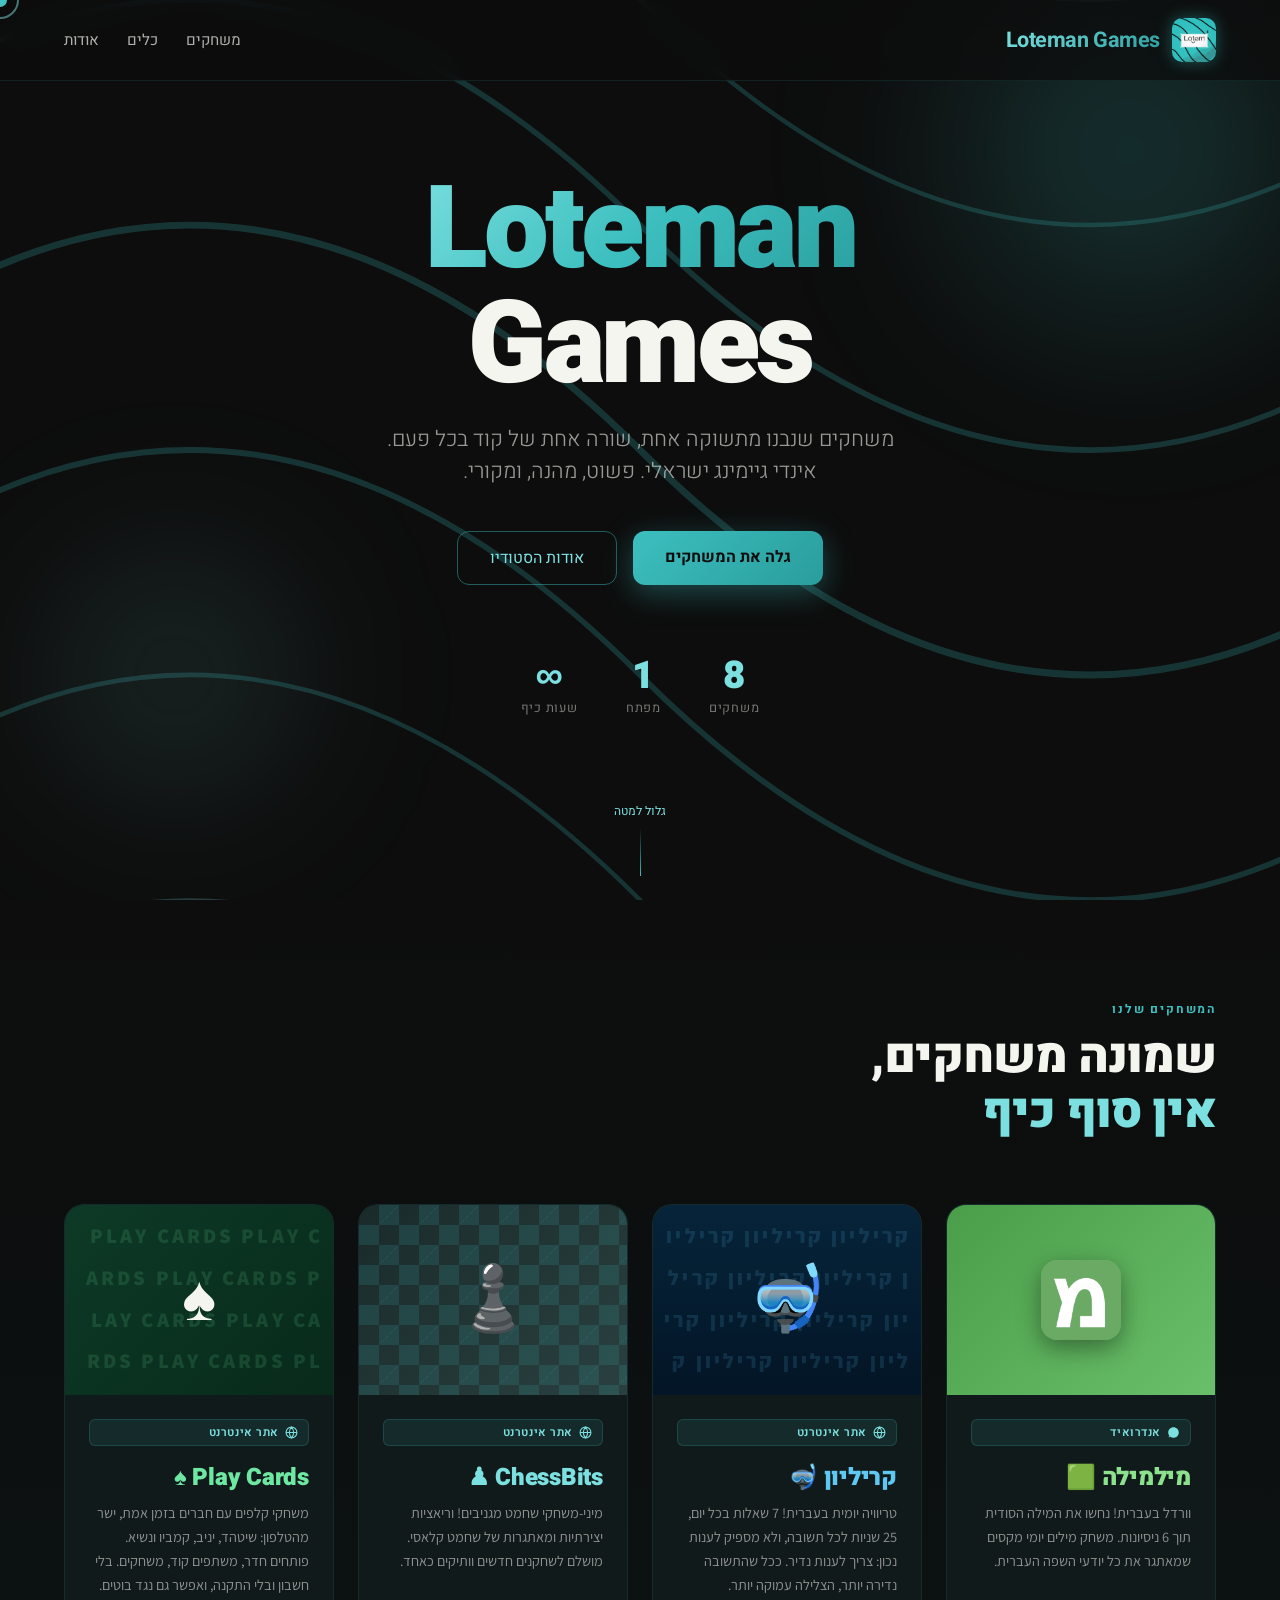
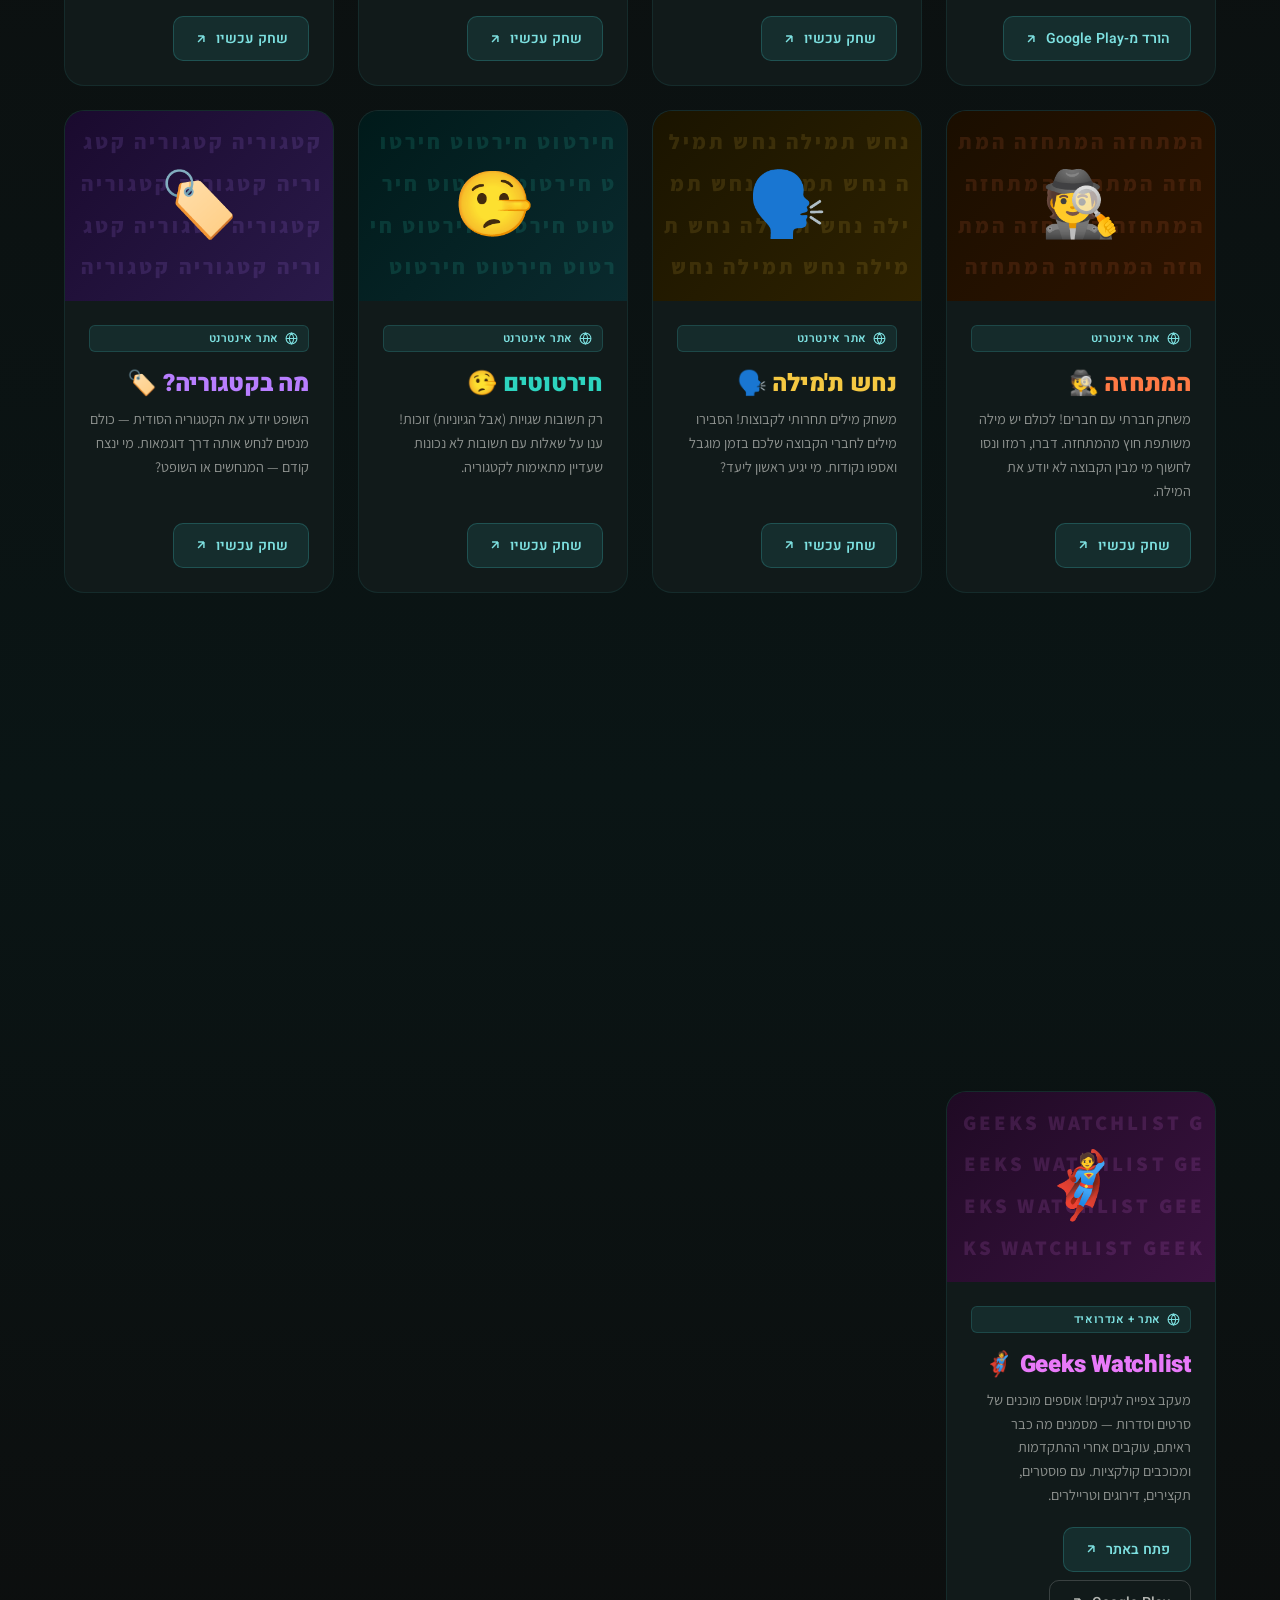
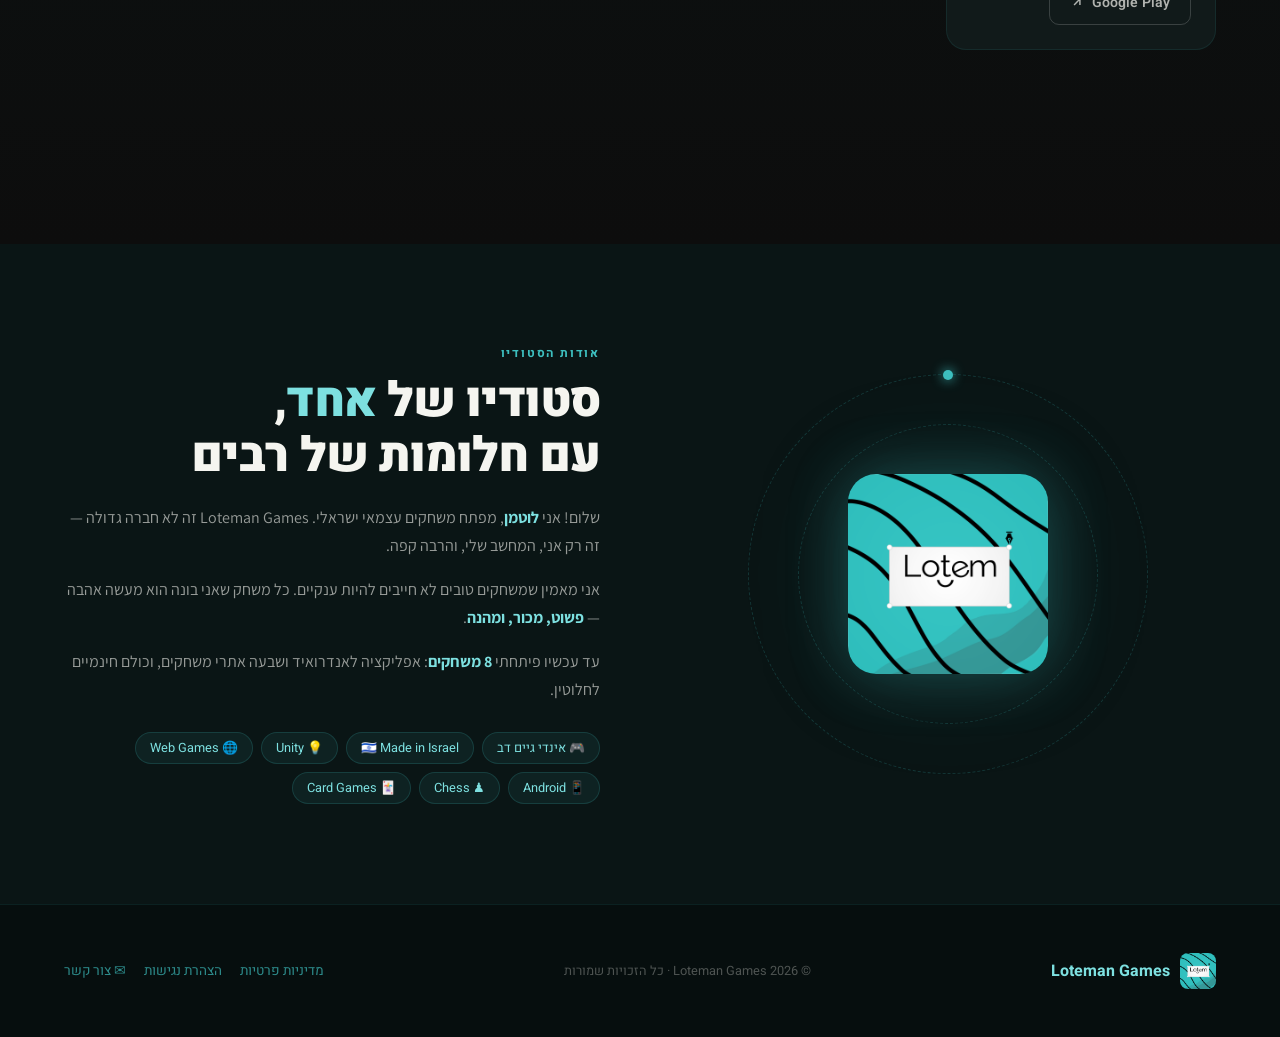
<file: index.html>
<!DOCTYPE html>
<html lang="he" dir="rtl">
<head>
  <meta charset="UTF-8" />
  <meta name="google-adsense-account" content="ca-pub-8346271386899042" />
  <meta name="viewport" content="width=device-width, initial-scale=1.0" />
  <title>לוטמן גיימס | Loteman Games</title>
  <meta name="description" content="לוטמן גיימס - סטודיו אינדי ישראלי. משחקי מילים, שחמט, קלפים ומשחקי חברה בעברית, וכלים שימושיים. הכול חינם, ישר מהדפדפן וגם באנדרואיד." />
  <link rel="canonical" href="https://loteman.com/" />
  <meta name="theme-color" content="#0d0d0d" />
  <link rel="icon" href="/favicon.ico" sizes="any" />
  <link rel="icon" type="image/png" href="/assets/logos/loteman-logo.png" />
  <link rel="apple-touch-icon" href="/apple-touch-icon.png" />
  <meta property="og:type" content="website" />
  <meta property="og:site_name" content="Loteman Games" />
  <meta property="og:title" content="לוטמן גיימס | Loteman Games" />
  <meta property="og:description" content="לוטמן גיימס - סטודיו אינדי ישראלי. משחקי מילים, שחמט, קלפים ומשחקי חברה בעברית, וכלים שימושיים. הכול חינם, ישר מהדפדפן וגם באנדרואיד." />
  <meta property="og:url" content="https://loteman.com/" />
  <meta property="og:image" content="https://loteman.com/og-image.png" />
  <meta property="og:image:width" content="1200" />
  <meta property="og:image:height" content="630" />
  <meta property="og:image:alt" content="Loteman Games - משחקים וכלים" />
  <meta property="og:locale" content="he_IL" />
  <meta name="twitter:card" content="summary_large_image" />
  <script type="application/ld+json">
  {"@context": "https://schema.org", "@graph": [
    {"@type": "WebSite", "name": "Loteman Games", "url": "https://loteman.com/", "inLanguage": "he"},
    {"@type": "Organization", "name": "Loteman Games", "url": "https://loteman.com/",
     "logo": "https://loteman.com/assets/logos/loteman-logo.png", "email": "lotemangames@gmail.com"}
  ]}
  </script>
  <link rel="preconnect" href="https://fonts.googleapis.com" />
  <link rel="preconnect" href="https://fonts.gstatic.com" crossorigin />
  <link href="https://fonts.googleapis.com/css2?family=Heebo:wght@300;400;700;900&family=Assistant:wght@300;400;700&display=swap" rel="stylesheet" />
    <link rel="stylesheet" href="css/styles.css?v=9" />
</head>
<body>

<!-- Custom cursor -->
<div id="cursor"></div>
<div id="cursor-ring"></div>

<!-- Header -->
<header>
  <a href="#" class="logo-wrap">
    <img src="assets/logos/loteman-logo.png" alt="Loteman Games" class="logo-img" />
    <span class="logo-text">Loteman Games</span>
  </a>
  <nav>
    <a href="#games">משחקים</a>
    <a href="#tools">כלים</a>
    <a href="#about">אודות</a>
  </nav>
</header>

<!-- Hero -->
<section class="hero">
  <div class="hero-bg">
    <!-- Lotem-style wavy lines SVG -->
    <svg viewBox="0 0 800 800" fill="none" xmlns="http://www.w3.org/2000/svg">
      <path d="M0 400 Q200 200 400 400 Q600 600 800 400" stroke="#3dbfbf" stroke-width="3" fill="none"/>
      <path d="M0 300 Q200 100 400 300 Q600 500 800 300" stroke="#3dbfbf" stroke-width="2.5" fill="none"/>
      <path d="M0 500 Q200 300 400 500 Q600 700 800 500" stroke="#3dbfbf" stroke-width="2.5" fill="none"/>
      <path d="M0 200 Q200 0 400 200 Q600 400 800 200" stroke="#3dbfbf" stroke-width="2" fill="none"/>
      <path d="M0 600 Q200 400 400 600 Q600 800 800 600" stroke="#3dbfbf" stroke-width="2" fill="none"/>
      <path d="M0 100 Q200 -100 400 100 Q600 300 800 100" stroke="#7de0e0" stroke-width="1.5" fill="none"/>
      <path d="M0 700 Q200 500 400 700 Q600 900 800 700" stroke="#7de0e0" stroke-width="1.5" fill="none"/>
    </svg>
  </div>
  <div class="orb orb-1"></div>
  <div class="orb orb-2"></div>

  <div class="hero-content">
    <h1>
      <span>Loteman</span><br/>
      Games
    </h1>
    <p class="hero-sub">
      משחקים שנבנו מתשוקה אחת, שורה אחת של קוד בכל פעם.
      <br/>אינדי גיימינג ישראלי. פשוט, מהנה, ומקורי.
    </p>
    <div class="hero-cta">
      <a href="#games" class="btn-primary">גלה את המשחקים</a>
      <a href="#about" class="btn-outline">אודות הסטודיו</a>
    </div>
    <div class="hero-stats">
      <div class="stat">
        <div class="stat-num">8</div>
        <div class="stat-label">משחקים</div>
      </div>
      <div class="stat">
        <div class="stat-num">1</div>
        <div class="stat-label">מפתח</div>
      </div>
      <div class="stat">
        <div class="stat-num">∞</div>
        <div class="stat-label">שעות כיף</div>
      </div>
    </div>
  </div>

  <div class="scroll-hint">
    <span>גלול למטה</span>
    <div class="scroll-hint-line"></div>
  </div>
</section>

<!-- Games -->
<section id="games">
  <div class="games-intro reveal">
    <div class="section-label">המשחקים שלנו</div>
    <h2 class="section-title">
      שמונה משחקים,<br/>
      <span>אין סוף כיף</span>
    </h2>
  </div>

  <div class="games-grid">

    <!-- 1. Milmila -->
    <div class="game-card game-card-milmila reveal">
      <div class="game-thumb game-thumb-milmila">
        <img src="assets/logos/MilMila-Logo.png" alt="מילמילה" class="game-logo" />
      </div>
      <div class="game-body">
        <div class="game-platform">
          <svg width="13" height="13" viewBox="0 0 24 24" fill="currentColor"><path d="M17.523 15.341a.75.75 0 1 0 0-1.5.75.75 0 0 0 0 1.5zm-11.046 0a.75.75 0 1 0 0-1.5.75.75 0 0 0 0 1.5zM12 2.25C6.615 2.25 2.25 6.615 2.25 12c0 2.43.865 4.655 2.29 6.387L3.22 19.72a.75.75 0 1 0 1.06 1.06l1.344-1.343A9.713 9.713 0 0 0 12 21.75c5.385 0 9.75-4.365 9.75-9.75S17.385 2.25 12 2.25z"/></svg>
          אנדרואיד
        </div>
        <div class="game-name">מילמילה 🟩</div>
        <div class="game-desc">וורדל בעברית! נחשו את המילה הסודית תוך 6 ניסיונות. משחק מילים יומי מקסים שמאתגר את כל יודעי השפה העברית.</div>
        <a href="https://play.google.com/store/apps/details?id=io.lotemangames.com.unity.template.mobile2D&hl=he" target="_blank" class="game-link">
          הורד מ-Google Play
          <svg width="14" height="14" viewBox="0 0 24 24" fill="none" stroke="currentColor" stroke-width="2.5"><path d="M7 17L17 7M17 7H7M17 7v10"/></svg>
        </a>
      </div>
    </div>

    <!-- Krillion -->
    <div class="game-card game-card-krillion reveal">
      <div class="game-thumb game-thumb-krillion">
        <div class="krillion-pattern"></div>
        <div class="game-icon-large">🤿</div>
      </div>
      <div class="game-body">
        <div class="game-platform">
          <svg width="13" height="13" viewBox="0 0 24 24" fill="none" stroke="currentColor" stroke-width="2"><circle cx="12" cy="12" r="10"/><path d="M2 12h20M12 2a15.3 15.3 0 0 1 4 10 15.3 15.3 0 0 1-4 10 15.3 15.3 0 0 1-4-10 15.3 15.3 0 0 1 4-10z"/></svg>
          אתר אינטרנט
        </div>
        <div class="game-name">קריליון 🤿</div>
        <div class="game-desc">טריוויה יומית בעברית! 7 שאלות בכל יום, 25 שניות לכל תשובה, ולא מספיק לענות נכון: צריך לענות נדיר. ככל שהתשובה נדירה יותר, הצלילה עמוקה יותר.</div>
        <a href="https://krillionhebrew.loteman.com/" target="_blank" class="game-link">
          שחק עכשיו
          <svg width="14" height="14" viewBox="0 0 24 24" fill="none" stroke="currentColor" stroke-width="2.5"><path d="M7 17L17 7M17 7H7M17 7v10"/></svg>
        </a>
      </div>
    </div>

    <!-- 2. ChessBits -->
    <div class="game-card game-card-chess reveal">
      <div class="game-thumb game-thumb-chess">
        <div class="chess-pattern"></div>
        <div class="game-icon-large">♟️</div>
      </div>
      <div class="game-body">
        <div class="game-platform">
          <svg width="13" height="13" viewBox="0 0 24 24" fill="none" stroke="currentColor" stroke-width="2"><circle cx="12" cy="12" r="10"/><path d="M2 12h20M12 2a15.3 15.3 0 0 1 4 10 15.3 15.3 0 0 1-4 10 15.3 15.3 0 0 1-4-10 15.3 15.3 0 0 1 4-10z"/></svg>
          אתר אינטרנט
        </div>
        <div class="game-name">ChessBits ♟</div>
        <div class="game-desc">מיני-משחקי שחמט מגניבים! וריאציות יצירתיות ומאתגרות של שחמט קלאסי. מושלם לשחקנים חדשים וותיקים כאחד.</div>
        <a href="https://chessbits.loteman.com/" target="_blank" class="game-link">
          שחק עכשיו
          <svg width="14" height="14" viewBox="0 0 24 24" fill="none" stroke="currentColor" stroke-width="2.5"><path d="M7 17L17 7M17 7H7M17 7v10"/></svg>
        </a>
      </div>
    </div>

    <!-- Play Cards -->
    <div class="game-card game-card-playcards reveal">
      <div class="game-thumb game-thumb-playcards">
        <div class="playcards-pattern"></div>
        <div class="game-icon-large">♠️</div>
      </div>
      <div class="game-body">
        <div class="game-platform">
          <svg width="13" height="13" viewBox="0 0 24 24" fill="none" stroke="currentColor" stroke-width="2"><circle cx="12" cy="12" r="10"/><path d="M2 12h20M12 2a15.3 15.3 0 0 1 4 10 15.3 15.3 0 0 1-4 10 15.3 15.3 0 0 1-4-10 15.3 15.3 0 0 1 4-10z"/></svg>
          אתר אינטרנט
        </div>
        <div class="game-name">Play Cards ♠️</div>
        <div class="game-desc">משחקי קלפים עם חברים בזמן אמת, ישר מהטלפון: שיטהד, יניב, קמביו ונשיא. פותחים חדר, משתפים קוד, משחקים. בלי חשבון ובלי התקנה, ואפשר גם נגד בוטים.</div>
        <a href="https://cards.loteman.com/" target="_blank" class="game-link">
          שחק עכשיו
          <svg width="14" height="14" viewBox="0 0 24 24" fill="none" stroke="currentColor" stroke-width="2.5"><path d="M7 17L17 7M17 7H7M17 7v10"/></svg>
        </a>
      </div>
    </div>

    <!-- 4. Imposter -->
    <div class="game-card game-card-imposter reveal">
      <div class="game-thumb game-thumb-imposter">
        <div class="word-pattern word-pattern-imposter"></div>
        <div class="game-icon-large">🕵️</div>
      </div>
      <div class="game-body">
        <div class="game-platform">
          <svg width="13" height="13" viewBox="0 0 24 24" fill="none" stroke="currentColor" stroke-width="2"><circle cx="12" cy="12" r="10"/><path d="M2 12h20M12 2a15.3 15.3 0 0 1 4 10 15.3 15.3 0 0 1-4 10 15.3 15.3 0 0 1-4-10 15.3 15.3 0 0 1 4-10z"/></svg>
          אתר אינטרנט
        </div>
        <div class="game-name">המתחזה 🕵️</div>
        <div class="game-desc">משחק חברתי עם חברים! לכולם יש מילה משותפת חוץ מהמתחזה. דברו, רמזו ונסו לחשוף מי מבין הקבוצה לא יודע את המילה.</div>
        <a href="https://imposter.loteman.com/" target="_blank" class="game-link">
          שחק עכשיו
          <svg width="14" height="14" viewBox="0 0 24 24" fill="none" stroke="currentColor" stroke-width="2.5"><path d="M7 17L17 7M17 7H7M17 7v10"/></svg>
        </a>
      </div>
    </div>

    <!-- 5. GuessWord -->
    <div class="game-card game-card-guessword reveal">
      <div class="game-thumb game-thumb-guessword">
        <div class="word-pattern"></div>
        <div class="game-icon-large">🗣️</div>
      </div>
      <div class="game-body">
        <div class="game-platform">
          <svg width="13" height="13" viewBox="0 0 24 24" fill="none" stroke="currentColor" stroke-width="2"><circle cx="12" cy="12" r="10"/><path d="M2 12h20M12 2a15.3 15.3 0 0 1 4 10 15.3 15.3 0 0 1-4 10 15.3 15.3 0 0 1-4-10 15.3 15.3 0 0 1 4-10z"/></svg>
          אתר אינטרנט
        </div>
        <div class="game-name">נחש ת'מילה 🗣️</div>
        <div class="game-desc">משחק מילים תחרותי לקבוצות! הסבירו מילים לחברי הקבוצה שלכם בזמן מוגבל ואספו נקודות. מי יגיע ראשון ליעד?</div>
        <a href="https://guessword.loteman.com/" target="_blank" class="game-link">
          שחק עכשיו
          <svg width="14" height="14" viewBox="0 0 24 24" fill="none" stroke="currentColor" stroke-width="2.5"><path d="M7 17L17 7M17 7H7M17 7v10"/></svg>
        </a>
      </div>
    </div>

    <!-- 6. Hirtotim -->
    <div class="game-card game-card-hirtotim reveal">
      <div class="game-thumb game-thumb-hirtotim">
        <div class="hirtotim-pattern"></div>
        <div class="game-icon-large">🤥</div>
      </div>
      <div class="game-body">
        <div class="game-platform">
          <svg width="13" height="13" viewBox="0 0 24 24" fill="none" stroke="currentColor" stroke-width="2"><circle cx="12" cy="12" r="10"/><path d="M2 12h20M12 2a15.3 15.3 0 0 1 4 10 15.3 15.3 0 0 1-4 10 15.3 15.3 0 0 1-4-10 15.3 15.3 0 0 1 4-10z"/></svg>
          אתר אינטרנט
        </div>
        <div class="game-name">חירטוטים 🤥</div>
        <div class="game-desc">רק תשובות שגויות (אבל הגיוניות) זוכות! ענו על שאלות עם תשובות לא נכונות שעדיין מתאימות לקטגוריה.</div>
        <a href="https://opposites.loteman.com/" target="_blank" class="game-link">
          שחק עכשיו
          <svg width="14" height="14" viewBox="0 0 24 24" fill="none" stroke="currentColor" stroke-width="2.5"><path d="M7 17L17 7M17 7H7M17 7v10"/></svg>
        </a>
      </div>
    </div>

    <!-- 7. Category -->
    <div class="game-card game-card-category reveal">
      <div class="game-thumb game-thumb-category">
        <div class="category-pattern"></div>
        <div class="game-icon-large">🏷️</div>
      </div>
      <div class="game-body">
        <div class="game-platform">
          <svg width="13" height="13" viewBox="0 0 24 24" fill="none" stroke="currentColor" stroke-width="2"><circle cx="12" cy="12" r="10"/><path d="M2 12h20M12 2a15.3 15.3 0 0 1 4 10 15.3 15.3 0 0 1-4 10 15.3 15.3 0 0 1-4-10 15.3 15.3 0 0 1 4-10z"/></svg>
          אתר אינטרנט
        </div>
        <div class="game-name">מה בקטגוריה? 🏷️</div>
        <div class="game-desc">השופט יודע את הקטגוריה הסודית — כולם מנסים לנחש אותה דרך דוגמאות. מי ינצח קודם — המנחשים או השופט?</div>
        <a href="https://categories.loteman.com/" target="_blank" class="game-link">
          שחק עכשיו
          <svg width="14" height="14" viewBox="0 0 24 24" fill="none" stroke="currentColor" stroke-width="2.5"><path d="M7 17L17 7M17 7H7M17 7v10"/></svg>
        </a>
      </div>
    </div>

  </div>

  <div style="text-align:center; margin-top: 40px;" class="reveal">
    <a href="games.html" class="btn-outline">
      לכל המשחקים שלנו →
    </a>
  </div>
</section>

<!-- Tools -->
<section id="tools">
  <div class="games-intro reveal">
    <div class="section-label">הכלים שלנו</div>
    <h2 class="section-title">
      כלים שימושיים,<br/>
      <span>חינם לגמרי</span>
    </h2>
  </div>

  <div class="games-grid">

    <!-- Geeks Watchlist -->
    <div class="game-card game-card-geeks reveal">
      <div class="game-thumb game-thumb-geeks">
        <div class="geeks-pattern"></div>
        <div class="game-icon-large">🦸</div>
      </div>
      <div class="game-body">
        <div class="game-platform">
          <svg width="13" height="13" viewBox="0 0 24 24" fill="none" stroke="currentColor" stroke-width="2"><circle cx="12" cy="12" r="10"/><path d="M2 12h20M12 2a15.3 15.3 0 0 1 4 10 15.3 15.3 0 0 1-4 10 15.3 15.3 0 0 1-4-10 15.3 15.3 0 0 1 4-10z"/></svg>
          אתר + אנדרואיד
        </div>
        <div class="game-name">Geeks Watchlist 🦸</div>
        <div class="game-desc">מעקב צפייה לגיקים! אוספים מוכנים של סרטים וסדרות — מסמנים מה כבר ראיתם, עוקבים אחרי ההתקדמות ומכוכבים קולקציות. עם פוסטרים, תקצירים, דירוגים וטריילרים.</div>
        <div class="game-links">
          <a href="https://geeks-watchlist.loteman.com" target="_blank" rel="noopener" class="game-link">
            פתח באתר
            <svg width="14" height="14" viewBox="0 0 24 24" fill="none" stroke="currentColor" stroke-width="2.5"><path d="M7 17L17 7M17 7H7M17 7v10"/></svg>
          </a>
          <a href="https://play.google.com/store/apps/details?id=com.lotemangames.geekswatchlist" target="_blank" rel="noopener" class="game-link game-link-alt">
            Google Play
            <svg width="14" height="14" viewBox="0 0 24 24" fill="none" stroke="currentColor" stroke-width="2.5"><path d="M7 17L17 7M17 7H7M17 7v10"/></svg>
          </a>
        </div>
      </div>
    </div>

    <!-- ZapZap -->
    <div class="game-card game-card-tvtime reveal">
      <div class="game-thumb game-thumb-tvtime">
        <div class="tvtime-pattern"></div>
        <div class="game-icon-large">📺</div>
      </div>
      <div class="game-body">
        <div class="game-platform">
          <svg width="13" height="13" viewBox="0 0 24 24" fill="none" stroke="currentColor" stroke-width="2"><circle cx="12" cy="12" r="10"/><path d="M2 12h20M12 2a15.3 15.3 0 0 1 4 10 15.3 15.3 0 0 1-4 10 15.3 15.3 0 0 1-4-10 15.3 15.3 0 0 1 4-10z"/></svg>
          אתר אינטרנט
        </div>
        <div class="game-name">ZapZap 📺</div>
        <div class="game-desc">צופים בערוצי הטלוויזיה הישראליים בשידור חי, ישירות מהדפדפן — וגם מאזינים לתחנות רדיו. בלי הרשמה ובלי התקנה.</div>
        <a href="https://zapzap.loteman.com" target="_blank" rel="noopener" class="game-link">
          פתח באתר
          <svg width="14" height="14" viewBox="0 0 24 24" fill="none" stroke="currentColor" stroke-width="2.5"><path d="M7 17L17 7M17 7H7M17 7v10"/></svg>
        </a>
      </div>
    </div>

    <!-- Climb Israel -->
    <div class="game-card game-card-climb reveal">
      <div class="game-thumb game-thumb-climb">
        <div class="climb-pattern"></div>
        <div class="game-icon-large">🧗</div>
      </div>
      <div class="game-body">
        <div class="game-platform">
          <svg width="13" height="13" viewBox="0 0 24 24" fill="none" stroke="currentColor" stroke-width="2"><circle cx="12" cy="12" r="10"/><path d="M2 12h20M12 2a15.3 15.3 0 0 1 4 10 15.3 15.3 0 0 1-4 10 15.3 15.3 0 0 1-4-10 15.3 15.3 0 0 1 4-10z"/></svg>
          אתר אינטרנט
        </div>
        <div class="game-name">Climb Israel 🧗</div>
        <div class="game-desc">אתר מידע קהילתי חינמי לטיפוס בישראל: מדריך למתחילים, אנציקלופדיה של מושגים וציוד, מדריכי טכניקה ומניעת פציעות, ומפה אינטראקטיבית של קירות טיפוס ואתרי טבע.</div>
        <a href="https://climb-israel.loteman.com" target="_blank" rel="noopener" class="game-link">
          פתח באתר
          <svg width="14" height="14" viewBox="0 0 24 24" fill="none" stroke="currentColor" stroke-width="2.5"><path d="M7 17L17 7M17 7H7M17 7v10"/></svg>
        </a>
      </div>
    </div>

    <!-- Card Games -->
    <div class="game-card game-card-cards reveal">
      <div class="game-thumb game-thumb-cards">
        <div class="card-pattern"></div>
        <div class="game-icon-large">🃏</div>
      </div>
      <div class="game-body">
        <div class="game-platform">
          <svg width="13" height="13" viewBox="0 0 24 24" fill="none" stroke="currentColor" stroke-width="2"><circle cx="12" cy="12" r="10"/><path d="M2 12h20M12 2a15.3 15.3 0 0 1 4 10 15.3 15.3 0 0 1-4 10 15.3 15.3 0 0 1-4-10 15.3 15.3 0 0 1 4-10z"/></svg>
          אתר אינטרנט
        </div>
        <div class="game-name">משחקי הקלפים של לוטמן 🃏</div>
        <div class="game-desc">אוסף משחקי קלפים קלאסיים ומקוריים. שעות של כיף עם חברים ומשפחה, ישירות מהדפדפן — ללא התקנה.</div>
        <a href="https://cardgames.loteman.com/" target="_blank" rel="noopener" class="game-link">
          פתח באתר
          <svg width="14" height="14" viewBox="0 0 24 24" fill="none" stroke="currentColor" stroke-width="2.5"><path d="M7 17L17 7M17 7H7M17 7v10"/></svg>
        </a>
      </div>
    </div>

  </div>

  <div style="text-align:center; margin-top: 40px;" class="reveal">
    <a href="tools.html" class="btn-outline">
      לכל הכלים שלנו →
    </a>
  </div>
</section>

<!-- About -->
<section id="about">
  <div class="about-inner">

    <div class="about-visual">
      <div class="about-ring about-ring-2">
        <div class="about-dot" style="top:-5px;left:50%;transform:translateX(-50%)"></div>
      </div>
      <div class="about-ring about-ring-1"></div>
      <img src="assets/logos/loteman-logo.png" alt="Loteman Games" class="about-logo-big reveal" />
    </div>

    <div class="about-text reveal">
      <div class="section-label">אודות הסטודיו</div>
      <h2 class="section-title">
        סטודיו של <span>אחד</span>,
        <br/>עם חלומות של רבים
      </h2>
      <p class="about-p">
        שלום! אני <strong>לוטמן</strong>, מפתח משחקים עצמאי ישראלי. Loteman Games זה לא חברה גדולה — זה רק אני, המחשב שלי, והרבה קפה.
      </p>
      <p class="about-p">
        אני מאמין שמשחקים טובים לא חייבים להיות ענקיים. כל משחק שאני בונה הוא מעשה אהבה — <strong>פשוט, מכור, ומהנה</strong>.
      </p>
      <p class="about-p">
        עד עכשיו פיתחתי <strong>8 משחקים</strong>: אפליקציה לאנדרואיד ושבעה אתרי משחקים, וכולם חינמיים לחלוטין.
      </p>
      <div class="about-tags">
        <span class="tag">🎮 אינדי גיים דב</span>
        <span class="tag">🇮🇱 Made in Israel</span>
        <span class="tag">💡 Unity</span>
        <span class="tag">🌐 Web Games</span>
        <span class="tag">📱 Android</span>
        <span class="tag">♟ Chess</span>
        <span class="tag">🃏 Card Games</span>
      </div>
    </div>
  </div>
</section>

<!-- Footer -->
<footer>
  <div class="footer-logo">
    <img src="assets/logos/loteman-logo.png" alt="Loteman Games" class="footer-logo-img" />
    <span class="footer-logo-text">Loteman Games</span>
  </div>
  <span class="footer-copy">© <span id="year"></span> Loteman Games · כל הזכויות שמורות</span>
  <div class="footer-links">
    <a href="privacy.html" class="footer-link">מדיניות פרטיות</a>
    <a href="accessibility.html" class="footer-link">הצהרת נגישות</a>
    <a href="mailto:lotemangames@gmail.com" class="footer-link">✉ צור קשר</a>
  </div>
</footer>

<script src="js/app.js"></script>
</body>
</html>
</file>
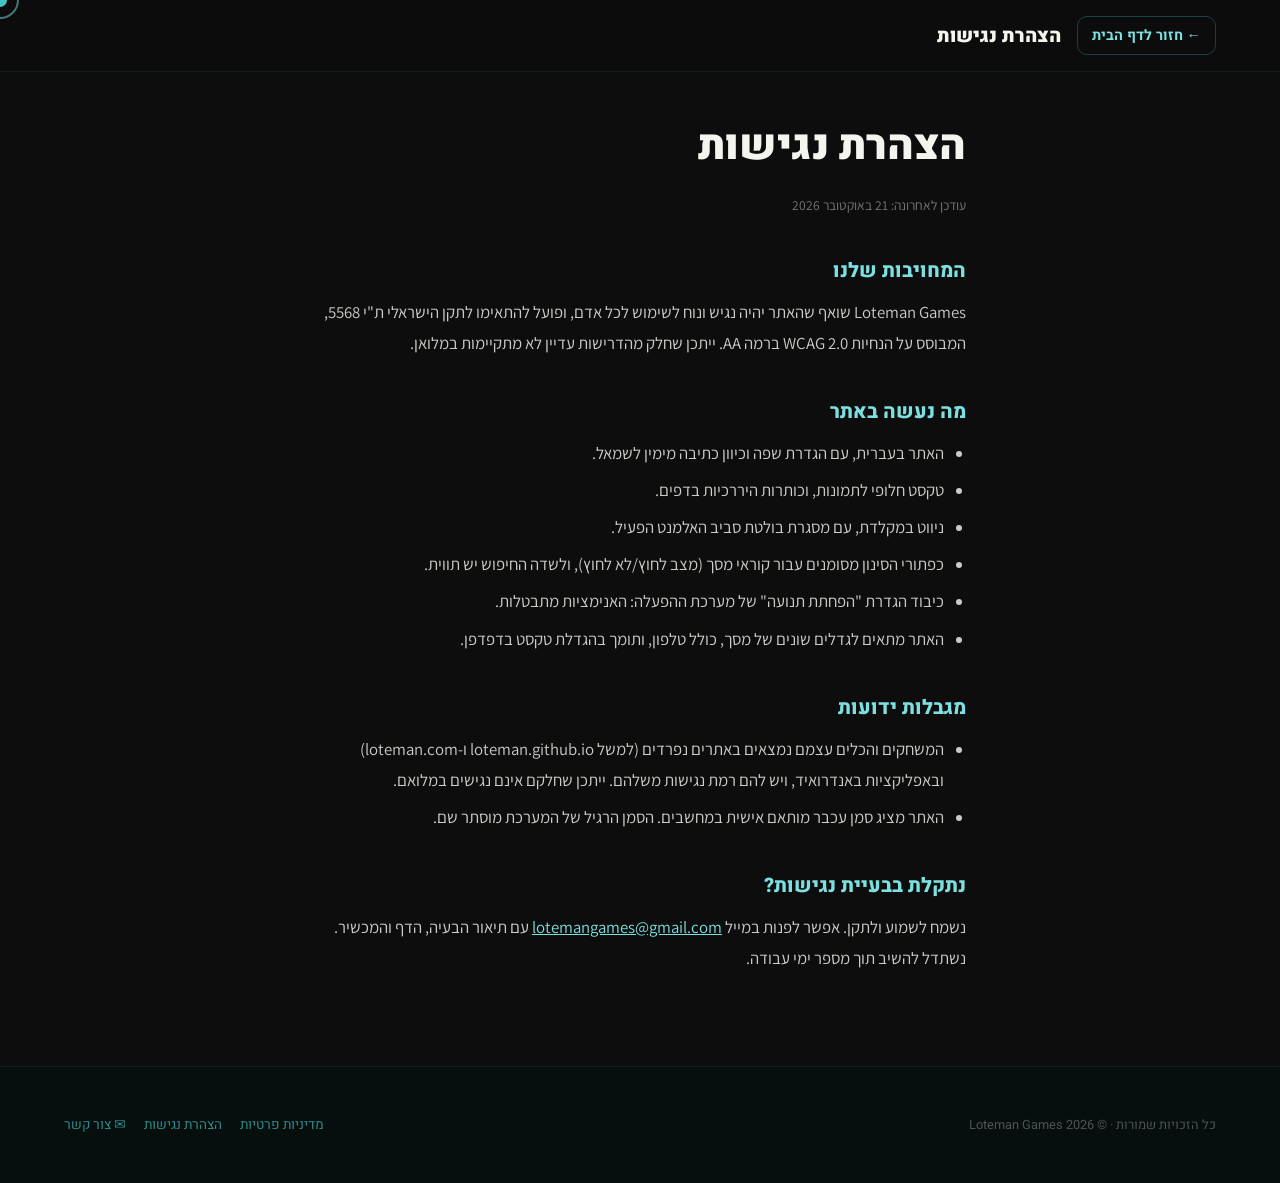
<file: accessibility.html>
<!DOCTYPE html>
<html lang="he" dir="rtl">
<head>
  <meta charset="UTF-8" />
  <meta name="google-adsense-account" content="ca-pub-8346271386899042" />
  <meta name="viewport" content="width=device-width, initial-scale=1.0" />
  <title>הצהרת נגישות | Loteman Games</title>
  <meta name="description" content="הצהרת הנגישות של Loteman Games: מה נעשה כדי שהאתר יהיה נגיש, מגבלות ידועות ואיך לפנות אלינו בנושא." />
  <link rel="canonical" href="https://loteman.com/accessibility" />
  <meta name="theme-color" content="#0d0d0d" />
  <link rel="icon" href="/favicon.ico" sizes="any" />
  <link rel="icon" type="image/png" href="/assets/logos/loteman-logo.png" />
  <link rel="apple-touch-icon" href="/apple-touch-icon.png" />
  <meta property="og:type" content="website" />
  <meta property="og:site_name" content="Loteman Games" />
  <meta property="og:title" content="הצהרת נגישות | Loteman Games" />
  <meta property="og:description" content="הצהרת הנגישות של Loteman Games: מה נעשה כדי שהאתר יהיה נגיש, מגבלות ידועות ואיך לפנות אלינו בנושא." />
  <meta property="og:url" content="https://loteman.com/accessibility" />
  <meta property="og:image" content="https://loteman.com/og-image.png" />
  <meta property="og:image:width" content="1200" />
  <meta property="og:image:height" content="630" />
  <meta property="og:image:alt" content="Loteman Games - משחקים וכלים" />
  <meta property="og:locale" content="he_IL" />
  <meta name="twitter:card" content="summary_large_image" />
  <link rel="preconnect" href="https://fonts.googleapis.com" />
  <link rel="preconnect" href="https://fonts.gstatic.com" crossorigin />
  <link href="https://fonts.googleapis.com/css2?family=Heebo:wght@300;400;700;900&family=Assistant:wght@300;400;700&display=swap" rel="stylesheet" />
  <link rel="stylesheet" href="/css/styles.css?v=9" />
</head>
<body>

<div id="cursor"></div>
<div id="cursor-ring"></div>

<div class="games-page-header">
  <a href="/" class="back-btn">← חזור לדף הבית</a>
  <span class="games-page-title">הצהרת נגישות</span>
</div>

<main class="legal-page">
  <h1>הצהרת נגישות</h1>
  <p class="legal-updated">עודכן לאחרונה: 21 באוקטובר 2026</p>

  <h2>המחויבות שלנו</h2>
  <p>Loteman Games שואף שהאתר יהיה נגיש ונוח לשימוש לכל אדם, ופועל להתאימו לתקן הישראלי ת"י 5568, המבוסס על הנחיות WCAG 2.0 ברמה AA. ייתכן שחלק מהדרישות עדיין לא מתקיימות במלואן.</p>

  <h2>מה נעשה באתר</h2>
  <ul>
    <li>האתר בעברית, עם הגדרת שפה וכיוון כתיבה מימין לשמאל.</li>
    <li>טקסט חלופי לתמונות, וכותרות היררכיות בדפים.</li>
    <li>ניווט במקלדת, עם מסגרת בולטת סביב האלמנט הפעיל.</li>
    <li>כפתורי הסינון מסומנים עבור קוראי מסך (מצב לחוץ/לא לחוץ), ולשדה החיפוש יש תווית.</li>
    <li>כיבוד הגדרת "הפחתת תנועה" של מערכת ההפעלה: האנימציות מתבטלות.</li>
    <li>האתר מתאים לגדלים שונים של מסך, כולל טלפון, ותומך בהגדלת טקסט בדפדפן.</li>
  </ul>

  <h2>מגבלות ידועות</h2>
  <ul>
    <li>המשחקים והכלים עצמם נמצאים באתרים נפרדים (למשל loteman.github.io ו-loteman.com) ובאפליקציות באנדרואיד, ויש להם רמת נגישות משלהם. ייתכן שחלקם אינם נגישים במלואם.</li>
    <li>האתר מציג סמן עכבר מותאם אישית במחשבים. הסמן הרגיל של המערכת מוסתר שם.</li>
  </ul>

  <h2>נתקלת בבעיית נגישות?</h2>
  <p>נשמח לשמוע ולתקן. אפשר לפנות במייל <a href="mailto:lotemangames@gmail.com">lotemangames@gmail.com</a> עם תיאור הבעיה, הדף והמכשיר. נשתדל להשיב תוך מספר ימי עבודה.</p>

</main>

<footer>
  <span class="footer-copy">כל הזכויות שמורות · © <span id="year"></span> Loteman Games</span>
  <div class="footer-links">
    <a href="/privacy" class="footer-link">מדיניות פרטיות</a>
    <a href="/accessibility" class="footer-link">הצהרת נגישות</a>
    <a href="mailto:lotemangames@gmail.com" class="footer-link">✉ צור קשר</a>
  </div>
</footer>

<script src="/js/app.js"></script>
</body>
</html>
</file>
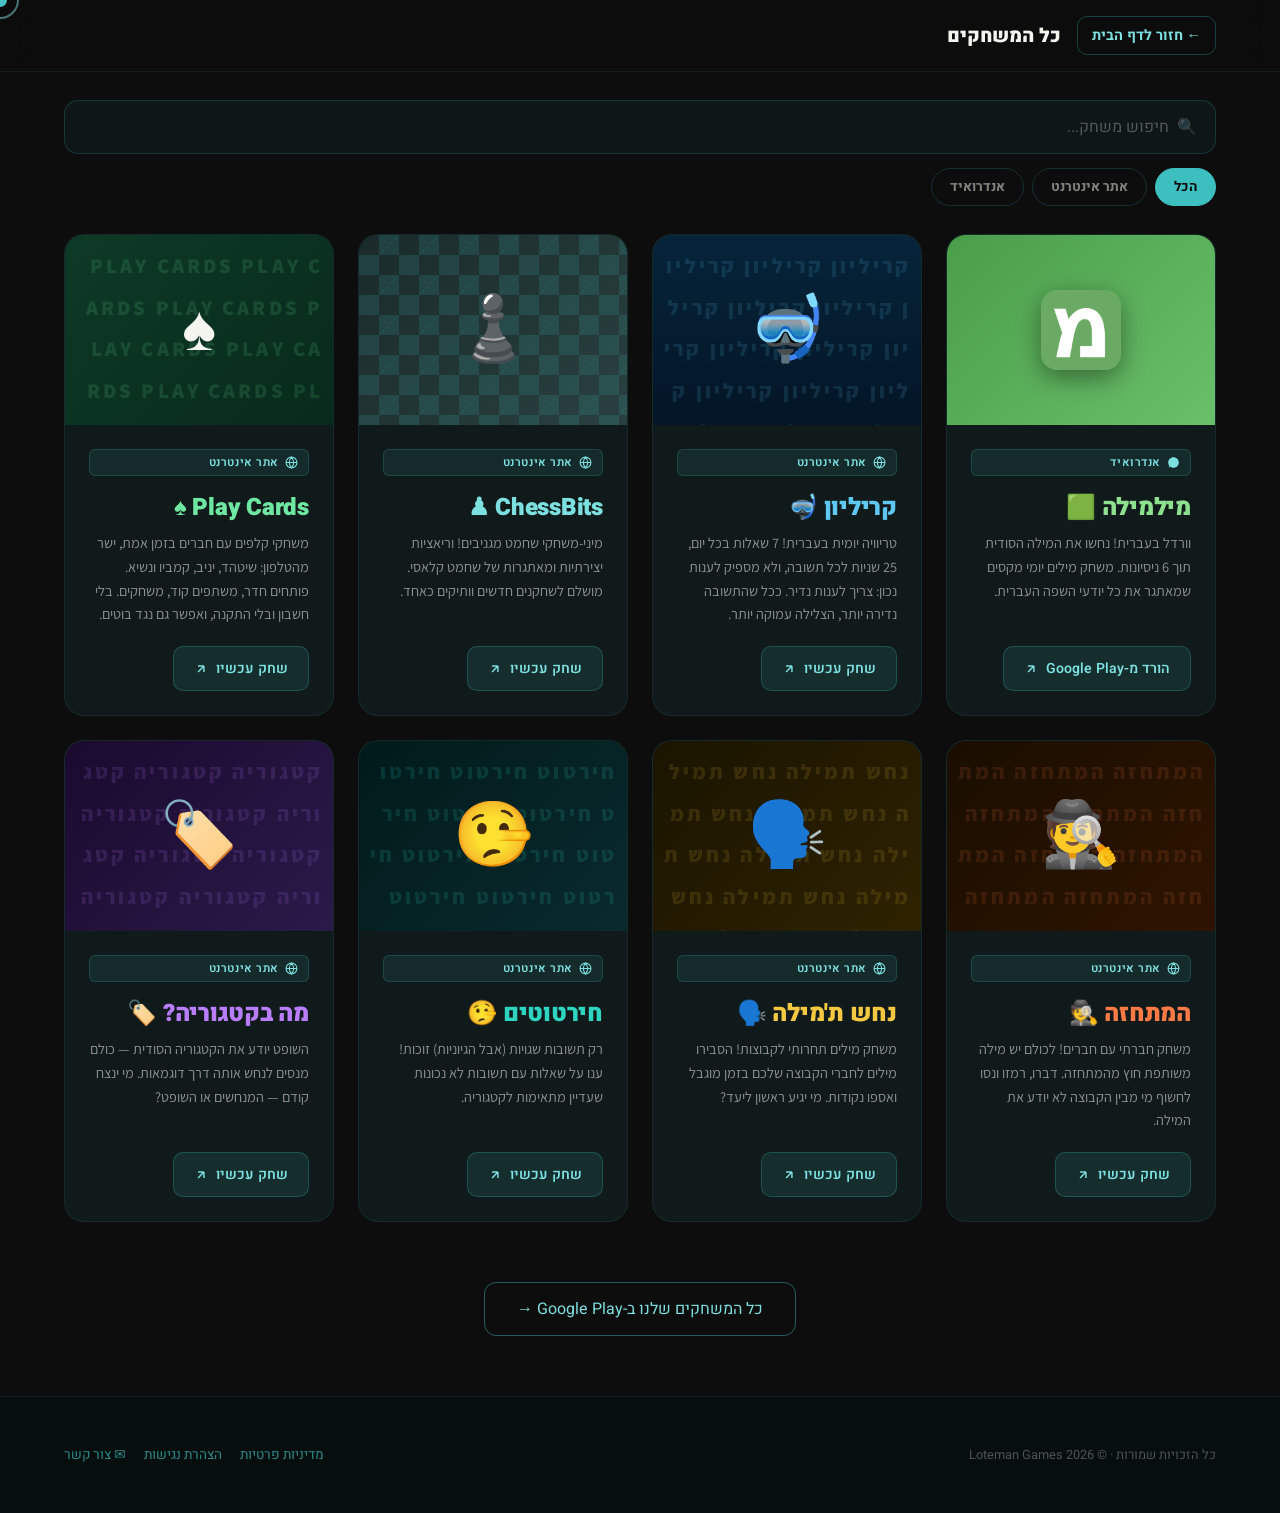
<file: games.html>
<!DOCTYPE html>
<html lang="he" dir="rtl">
<head>
  <meta charset="UTF-8" />
  <meta name="google-adsense-account" content="ca-pub-8346271386899042" />
  <meta name="viewport" content="width=device-width, initial-scale=1.0" />
  <title>כל המשחקים | Loteman Games</title>
  <meta name="description" content="כל המשחקים של Loteman Games: מילמילה, קריליון, ChessBits, Play Cards, המתחזה, נחש ת'מילה, חירטוטים ומה בקטגוריה? עם חיפוש וסינון לפי אנדרואיד או אתר." />
  <link rel="canonical" href="https://loteman.com/games" />
  <meta name="theme-color" content="#0d0d0d" />
  <link rel="icon" href="/favicon.ico" sizes="any" />
  <link rel="icon" type="image/png" href="/assets/logos/loteman-logo.png" />
  <link rel="apple-touch-icon" href="/apple-touch-icon.png" />
  <meta property="og:type" content="website" />
  <meta property="og:site_name" content="Loteman Games" />
  <meta property="og:title" content="כל המשחקים | Loteman Games" />
  <meta property="og:description" content="כל המשחקים של Loteman Games: מילמילה, קריליון, ChessBits, Play Cards, המתחזה, נחש ת'מילה, חירטוטים ומה בקטגוריה? עם חיפוש וסינון לפי אנדרואיד או אתר." />
  <meta property="og:url" content="https://loteman.com/games" />
  <meta property="og:image" content="https://loteman.com/og-image.png" />
  <meta property="og:image:width" content="1200" />
  <meta property="og:image:height" content="630" />
  <meta property="og:image:alt" content="Loteman Games - משחקים וכלים" />
  <meta property="og:locale" content="he_IL" />
  <meta name="twitter:card" content="summary_large_image" />
  <link rel="preconnect" href="https://fonts.googleapis.com" />
  <link rel="preconnect" href="https://fonts.gstatic.com" crossorigin />
  <link href="https://fonts.googleapis.com/css2?family=Heebo:wght@300;400;700;900&family=Assistant:wght@300;400;700&display=swap" rel="stylesheet" />
  <link rel="stylesheet" href="css/styles.css?v=9" />
</head>
<body>

<!-- Custom cursor -->
<div id="cursor"></div>
<div id="cursor-ring"></div>

<!-- Header -->
<div class="games-page-header">
  <a href="index.html" class="back-btn">
    ← חזור לדף הבית
  </a>
  <span class="games-page-title">כל המשחקים</span>
</div>

<!-- Search & Filter -->
<div class="games-controls">
  <input
    type="search"
    id="games-search"
    aria-label="חיפוש"
    class="games-search-input"
    placeholder="🔍  חיפוש משחק..."
  />
  <div class="filter-tabs">
    <button class="filter-tab active" data-filter="all" aria-pressed="true">הכל</button>
    <button class="filter-tab" data-filter="web" aria-pressed="false">אתר אינטרנט</button>
    <button class="filter-tab" data-filter="android" aria-pressed="false">אנדרואיד</button>
  </div>
</div>

<!-- Games Grid -->
<div class="games-page-grid">

  <div class="game-card game-card-milmila reveal" data-platform="android" data-name="מילמילה">
    <div class="game-thumb game-thumb-milmila">
      <img src="assets/logos/MilMila-Logo.png" alt="מילמילה" class="game-logo" />
    </div>
    <div class="game-body">
      <div class="game-platform">
        <svg width="13" height="13" viewBox="0 0 24 24" fill="currentColor"><path d="M17.523 15.341a.75.75 0 1 0 0-1.5.75.75 0 0 0 0 1.5zm-11.046 0a.75.75 0 1 0 0-1.5.75.75 0 0 0 0 1.5zM12 2.25C6.615 2.25 2.25 6.615 2.25 12c0 2.43.865 4.655 2.29 6.387L3.22 19.72a.75.75 0 1 0 1.06 1.06l1.344-1.343A9.713 9.713 0 0 0 12 21.75c5.385 0 9.75-4.365 9.75-9.75S17.385 2.25 12 2.25z"/></svg>
        אנדרואיד
      </div>
      <div class="game-name">מילמילה 🟩</div>
      <div class="game-desc">וורדל בעברית! נחשו את המילה הסודית תוך 6 ניסיונות. משחק מילים יומי מקסים שמאתגר את כל יודעי השפה העברית.</div>
      <a href="https://play.google.com/store/apps/details?id=io.lotemangames.com.unity.template.mobile2D&hl=he" target="_blank" class="game-link">
        הורד מ-Google Play
        <svg width="14" height="14" viewBox="0 0 24 24" fill="none" stroke="currentColor" stroke-width="2.5"><path d="M7 17L17 7M17 7H7M17 7v10"/></svg>
      </a>
    </div>
  </div>

  <div class="game-card game-card-krillion reveal" data-platform="web" data-name="קריליון krillion טריוויה יומי">
    <div class="game-thumb game-thumb-krillion">
      <div class="krillion-pattern"></div>
      <div class="game-icon-large">🤿</div>
    </div>
    <div class="game-body">
      <div class="game-platform">
        <svg width="13" height="13" viewBox="0 0 24 24" fill="none" stroke="currentColor" stroke-width="2"><circle cx="12" cy="12" r="10"/><path d="M2 12h20M12 2a15.3 15.3 0 0 1 4 10 15.3 15.3 0 0 1-4 10 15.3 15.3 0 0 1-4-10 15.3 15.3 0 0 1 4-10z"/></svg>
        אתר אינטרנט
      </div>
      <div class="game-name">קריליון 🤿</div>
      <div class="game-desc">טריוויה יומית בעברית! 7 שאלות בכל יום, 25 שניות לכל תשובה, ולא מספיק לענות נכון: צריך לענות נדיר. ככל שהתשובה נדירה יותר, הצלילה עמוקה יותר.</div>
      <a href="https://krillionhebrew.loteman.com/" target="_blank" class="game-link">
        שחק עכשיו
        <svg width="14" height="14" viewBox="0 0 24 24" fill="none" stroke="currentColor" stroke-width="2.5"><path d="M7 17L17 7M17 7H7M17 7v10"/></svg>
      </a>
    </div>
  </div>

  <div class="game-card game-card-chess reveal" data-platform="web" data-name="chessbits שחמט">
    <div class="game-thumb game-thumb-chess">
      <div class="chess-pattern"></div>
      <div class="game-icon-large">♟️</div>
    </div>
    <div class="game-body">
      <div class="game-platform">
        <svg width="13" height="13" viewBox="0 0 24 24" fill="none" stroke="currentColor" stroke-width="2"><circle cx="12" cy="12" r="10"/><path d="M2 12h20M12 2a15.3 15.3 0 0 1 4 10 15.3 15.3 0 0 1-4 10 15.3 15.3 0 0 1-4-10 15.3 15.3 0 0 1 4-10z"/></svg>
        אתר אינטרנט
      </div>
      <div class="game-name">ChessBits ♟</div>
      <div class="game-desc">מיני-משחקי שחמט מגניבים! וריאציות יצירתיות ומאתגרות של שחמט קלאסי. מושלם לשחקנים חדשים וותיקים כאחד.</div>
      <a href="https://chessbits.loteman.com/" target="_blank" class="game-link">
        שחק עכשיו
        <svg width="14" height="14" viewBox="0 0 24 24" fill="none" stroke="currentColor" stroke-width="2.5"><path d="M7 17L17 7M17 7H7M17 7v10"/></svg>
      </a>
    </div>
  </div>

  <div class="game-card game-card-playcards reveal" data-platform="web" data-name="play cards קלפים שיטהד יניב קמביו נשיא חברים">
    <div class="game-thumb game-thumb-playcards">
      <div class="playcards-pattern"></div>
      <div class="game-icon-large">♠️</div>
    </div>
    <div class="game-body">
      <div class="game-platform">
        <svg width="13" height="13" viewBox="0 0 24 24" fill="none" stroke="currentColor" stroke-width="2"><circle cx="12" cy="12" r="10"/><path d="M2 12h20M12 2a15.3 15.3 0 0 1 4 10 15.3 15.3 0 0 1-4 10 15.3 15.3 0 0 1-4-10 15.3 15.3 0 0 1 4-10z"/></svg>
        אתר אינטרנט
      </div>
      <div class="game-name">Play Cards ♠️</div>
      <div class="game-desc">משחקי קלפים עם חברים בזמן אמת, ישר מהטלפון: שיטהד, יניב, קמביו ונשיא. פותחים חדר, משתפים קוד, משחקים. בלי חשבון ובלי התקנה, ואפשר גם נגד בוטים.</div>
      <a href="https://cards.loteman.com/" target="_blank" class="game-link">
        שחק עכשיו
        <svg width="14" height="14" viewBox="0 0 24 24" fill="none" stroke="currentColor" stroke-width="2.5"><path d="M7 17L17 7M17 7H7M17 7v10"/></svg>
      </a>
    </div>
  </div>

  <div class="game-card game-card-imposter reveal" data-platform="web" data-name="המתחזה">
    <div class="game-thumb game-thumb-imposter">
      <div class="word-pattern word-pattern-imposter"></div>
      <div class="game-icon-large">🕵️</div>
    </div>
    <div class="game-body">
      <div class="game-platform">
        <svg width="13" height="13" viewBox="0 0 24 24" fill="none" stroke="currentColor" stroke-width="2"><circle cx="12" cy="12" r="10"/><path d="M2 12h20M12 2a15.3 15.3 0 0 1 4 10 15.3 15.3 0 0 1-4 10 15.3 15.3 0 0 1-4-10 15.3 15.3 0 0 1 4-10z"/></svg>
        אתר אינטרנט
      </div>
      <div class="game-name">המתחזה 🕵️</div>
      <div class="game-desc">משחק חברתי עם חברים! לכולם יש מילה משותפת חוץ מהמתחזה. דברו, רמזו ונסו לחשוף מי מבין הקבוצה לא יודע את המילה.</div>
      <a href="https://imposter.loteman.com/" target="_blank" class="game-link">
        שחק עכשיו
        <svg width="14" height="14" viewBox="0 0 24 24" fill="none" stroke="currentColor" stroke-width="2.5"><path d="M7 17L17 7M17 7H7M17 7v10"/></svg>
      </a>
    </div>
  </div>

  <div class="game-card game-card-guessword reveal" data-platform="web" data-name="נחש תמילה alias">
    <div class="game-thumb game-thumb-guessword">
      <div class="word-pattern"></div>
      <div class="game-icon-large">🗣️</div>
    </div>
    <div class="game-body">
      <div class="game-platform">
        <svg width="13" height="13" viewBox="0 0 24 24" fill="none" stroke="currentColor" stroke-width="2"><circle cx="12" cy="12" r="10"/><path d="M2 12h20M12 2a15.3 15.3 0 0 1 4 10 15.3 15.3 0 0 1-4 10 15.3 15.3 0 0 1-4-10 15.3 15.3 0 0 1 4-10z"/></svg>
        אתר אינטרנט
      </div>
      <div class="game-name">נחש ת'מילה 🗣️</div>
      <div class="game-desc">משחק מילים תחרותי לקבוצות! הסבירו מילים לחברי הקבוצה שלכם בזמן מוגבל ואספו נקודות. מי יגיע ראשון ליעד?</div>
      <a href="https://guessword.loteman.com/" target="_blank" class="game-link">
        שחק עכשיו
        <svg width="14" height="14" viewBox="0 0 24 24" fill="none" stroke="currentColor" stroke-width="2.5"><path d="M7 17L17 7M17 7H7M17 7v10"/></svg>
      </a>
    </div>
  </div>

  <div class="game-card game-card-hirtotim reveal" data-platform="web" data-name="חירטוטים">
    <div class="game-thumb game-thumb-hirtotim">
      <div class="hirtotim-pattern"></div>
      <div class="game-icon-large">🤥</div>
    </div>
    <div class="game-body">
      <div class="game-platform">
        <svg width="13" height="13" viewBox="0 0 24 24" fill="none" stroke="currentColor" stroke-width="2"><circle cx="12" cy="12" r="10"/><path d="M2 12h20M12 2a15.3 15.3 0 0 1 4 10 15.3 15.3 0 0 1-4 10 15.3 15.3 0 0 1-4-10 15.3 15.3 0 0 1 4-10z"/></svg>
        אתר אינטרנט
      </div>
      <div class="game-name">חירטוטים 🤥</div>
      <div class="game-desc">רק תשובות שגויות (אבל הגיוניות) זוכות! ענו על שאלות עם תשובות לא נכונות שעדיין מתאימות לקטגוריה.</div>
      <a href="https://opposites.loteman.com/" target="_blank" class="game-link">
        שחק עכשיו
        <svg width="14" height="14" viewBox="0 0 24 24" fill="none" stroke="currentColor" stroke-width="2.5"><path d="M7 17L17 7M17 7H7M17 7v10"/></svg>
      </a>
    </div>
  </div>

  <div class="game-card game-card-category reveal" data-platform="web" data-name="מה בקטגוריה">
    <div class="game-thumb game-thumb-category">
      <div class="category-pattern"></div>
      <div class="game-icon-large">🏷️</div>
    </div>
    <div class="game-body">
      <div class="game-platform">
        <svg width="13" height="13" viewBox="0 0 24 24" fill="none" stroke="currentColor" stroke-width="2"><circle cx="12" cy="12" r="10"/><path d="M2 12h20M12 2a15.3 15.3 0 0 1 4 10 15.3 15.3 0 0 1-4 10 15.3 15.3 0 0 1-4-10 15.3 15.3 0 0 1 4-10z"/></svg>
        אתר אינטרנט
      </div>
      <div class="game-name">מה בקטגוריה? 🏷️</div>
      <div class="game-desc">השופט יודע את הקטגוריה הסודית — כולם מנסים לנחש אותה דרך דוגמאות. מי ינצח קודם — המנחשים או השופט?</div>
      <a href="https://categories.loteman.com/" target="_blank" class="game-link">
        שחק עכשיו
        <svg width="14" height="14" viewBox="0 0 24 24" fill="none" stroke="currentColor" stroke-width="2.5"><path d="M7 17L17 7M17 7H7M17 7v10"/></svg>
      </a>
    </div>
  </div>

  <div class="no-results" id="no-results" style="display:none;">לא נמצאו משחקים מתאימים</div>

</div>

<!-- Google Play link -->
<div class="games-page-footer reveal">
  <a href="https://play.google.com/store/apps/developer?id=Loteman+Games&hl=he"
     target="_blank" class="btn-outline">
    כל המשחקים שלנו ב-Google Play →
  </a>
</div>

<footer>
  <span class="footer-copy">כל הזכויות שמורות · © <span id="year"></span> Loteman Games</span>
  <div class="footer-links">
    <a href="privacy.html" class="footer-link">מדיניות פרטיות</a>
    <a href="accessibility.html" class="footer-link">הצהרת נגישות</a>
    <a href="mailto:lotemangames@gmail.com" class="footer-link">✉ צור קשר</a>
  </div>
</footer>

<script src="js/app.js"></script>
<script>
  const searchInput = document.getElementById('games-search');
  const filterTabs  = document.querySelectorAll('.filter-tab');
  const cards       = document.querySelectorAll('.game-card[data-platform]');
  const noResults   = document.getElementById('no-results');

  let currentFilter = 'all';
  let currentSearch = '';

  function applyFilters() {
    let visible = 0;
    cards.forEach(card => {
      const matchesFilter = currentFilter === 'all' || card.dataset.platform === currentFilter;
      const searchTarget  = (card.dataset.name + ' ' + card.querySelector('.game-desc').textContent).toLowerCase();
      const matchesSearch = !currentSearch || searchTarget.includes(currentSearch);
      if (matchesFilter && matchesSearch) {
        card.classList.remove('hidden');
        visible++;
      } else {
        card.classList.add('hidden');
      }
    });
    noResults.style.display = visible === 0 ? 'block' : 'none';
  }

  searchInput.addEventListener('input', e => {
    currentSearch = e.target.value.toLowerCase().trim();
    applyFilters();
  });

  filterTabs.forEach(tab => {
    tab.addEventListener('click', () => {
      filterTabs.forEach(t => { t.classList.remove('active'); t.setAttribute('aria-pressed', 'false'); });
      tab.classList.add('active');
      tab.setAttribute('aria-pressed', 'true');
      currentFilter = tab.dataset.filter;
      applyFilters();
    });
  });
</script>
</body>
</html>
</file>
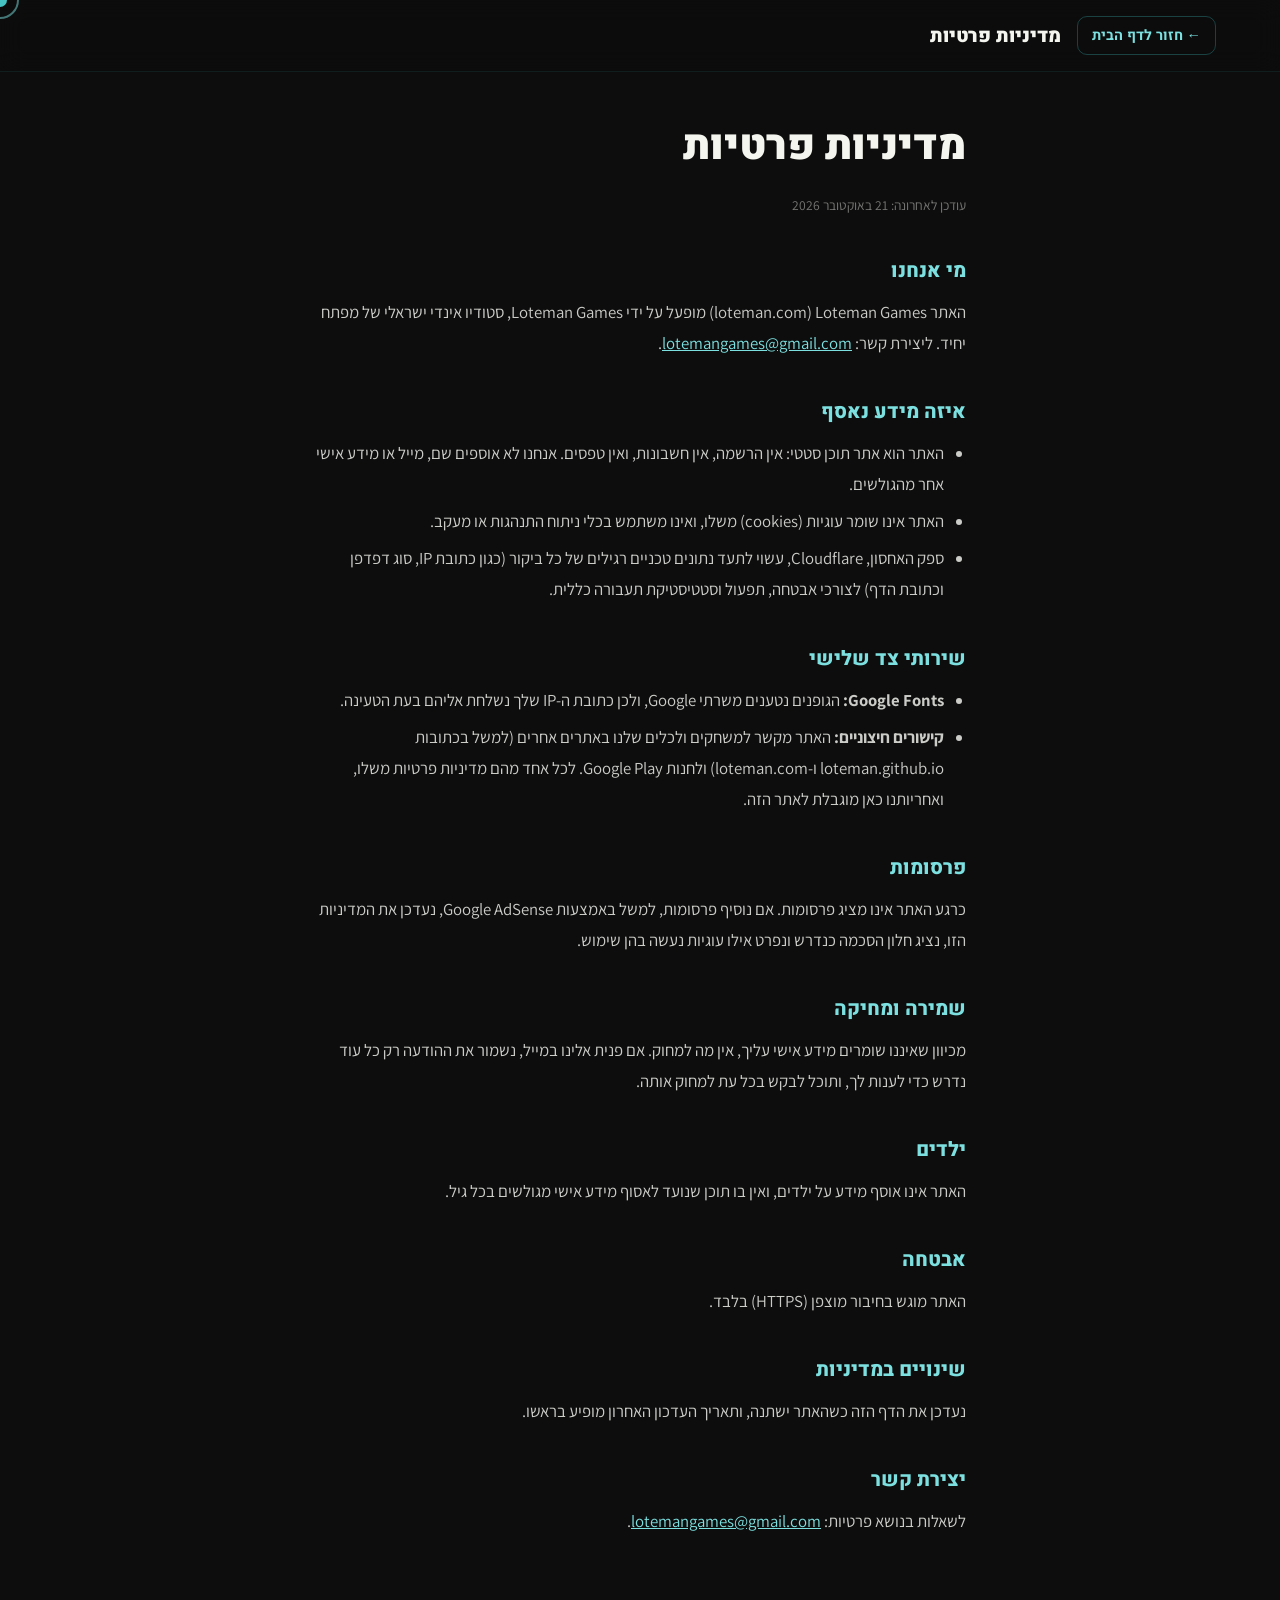
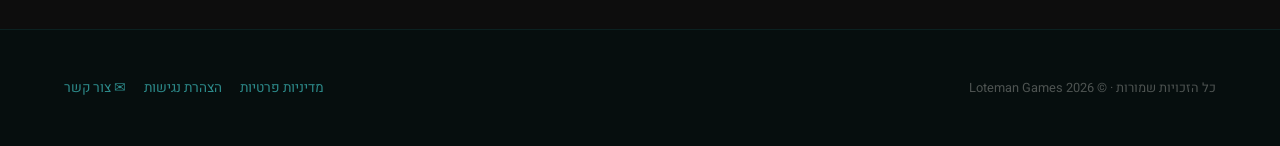
<file: privacy.html>
<!DOCTYPE html>
<html lang="he" dir="rtl">
<head>
  <meta charset="UTF-8" />
  <meta name="google-adsense-account" content="ca-pub-8346271386899042" />
  <meta name="viewport" content="width=device-width, initial-scale=1.0" />
  <title>מדיניות פרטיות | Loteman Games</title>
  <meta name="description" content="מדיניות הפרטיות של Loteman Games: איזה מידע נאסף באתר (כמעט אף אחד), שירותי צד שלישי ואיך יוצרים קשר." />
  <link rel="canonical" href="https://loteman.com/privacy" />
  <meta name="theme-color" content="#0d0d0d" />
  <link rel="icon" href="/favicon.ico" sizes="any" />
  <link rel="icon" type="image/png" href="/assets/logos/loteman-logo.png" />
  <link rel="apple-touch-icon" href="/apple-touch-icon.png" />
  <meta property="og:type" content="website" />
  <meta property="og:site_name" content="Loteman Games" />
  <meta property="og:title" content="מדיניות פרטיות | Loteman Games" />
  <meta property="og:description" content="מדיניות הפרטיות של Loteman Games: איזה מידע נאסף באתר (כמעט אף אחד), שירותי צד שלישי ואיך יוצרים קשר." />
  <meta property="og:url" content="https://loteman.com/privacy" />
  <meta property="og:image" content="https://loteman.com/og-image.png" />
  <meta property="og:image:width" content="1200" />
  <meta property="og:image:height" content="630" />
  <meta property="og:image:alt" content="Loteman Games - משחקים וכלים" />
  <meta property="og:locale" content="he_IL" />
  <meta name="twitter:card" content="summary_large_image" />
  <link rel="preconnect" href="https://fonts.googleapis.com" />
  <link rel="preconnect" href="https://fonts.gstatic.com" crossorigin />
  <link href="https://fonts.googleapis.com/css2?family=Heebo:wght@300;400;700;900&family=Assistant:wght@300;400;700&display=swap" rel="stylesheet" />
  <link rel="stylesheet" href="/css/styles.css?v=9" />
</head>
<body>

<div id="cursor"></div>
<div id="cursor-ring"></div>

<div class="games-page-header">
  <a href="/" class="back-btn">← חזור לדף הבית</a>
  <span class="games-page-title">מדיניות פרטיות</span>
</div>

<main class="legal-page">
  <h1>מדיניות פרטיות</h1>
  <p class="legal-updated">עודכן לאחרונה: 21 באוקטובר 2026</p>

  <h2>מי אנחנו</h2>
  <p>האתר Loteman Games ‏(loteman.com) מופעל על ידי Loteman Games, סטודיו אינדי ישראלי של מפתח יחיד. ליצירת קשר: <a href="mailto:lotemangames@gmail.com">lotemangames@gmail.com</a>.</p>

  <h2>איזה מידע נאסף</h2>
  <ul>
    <li>האתר הוא אתר תוכן סטטי: אין הרשמה, אין חשבונות, ואין טפסים. אנחנו לא אוספים שם, מייל או מידע אישי אחר מהגולשים.</li>
    <li>האתר אינו שומר עוגיות (cookies) משלו, ואינו משתמש בכלי ניתוח התנהגות או מעקב.</li>
    <li>ספק האחסון, Cloudflare, עשוי לתעד נתונים טכניים רגילים של כל ביקור (כגון כתובת IP, סוג דפדפן וכתובת הדף) לצורכי אבטחה, תפעול וסטטיסטיקת תעבורה כללית.</li>
  </ul>

  <h2>שירותי צד שלישי</h2>
  <ul>
    <li><strong>Google Fonts:</strong> הגופנים נטענים משרתי Google, ולכן כתובת ה-IP שלך נשלחת אליהם בעת הטעינה.</li>
    <li><strong>קישורים חיצוניים:</strong> האתר מקשר למשחקים ולכלים שלנו באתרים אחרים (למשל בכתובות loteman.github.io ו-loteman.com) ולחנות Google Play. לכל אחד מהם מדיניות פרטיות משלו, ואחריותנו כאן מוגבלת לאתר הזה.</li>
  </ul>

  <h2>פרסומות</h2>
  <p>כרגע האתר אינו מציג פרסומות. אם נוסיף פרסומות, למשל באמצעות Google AdSense, נעדכן את המדיניות הזו, נציג חלון הסכמה כנדרש ונפרט אילו עוגיות נעשה בהן שימוש.</p>

  <h2>שמירה ומחיקה</h2>
  <p>מכיוון שאיננו שומרים מידע אישי עליך, אין מה למחוק. אם פנית אלינו במייל, נשמור את ההודעה רק כל עוד נדרש כדי לענות לך, ותוכל לבקש בכל עת למחוק אותה.</p>

  <h2>ילדים</h2>
  <p>האתר אינו אוסף מידע על ילדים, ואין בו תוכן שנועד לאסוף מידע אישי מגולשים בכל גיל.</p>

  <h2>אבטחה</h2>
  <p>האתר מוגש בחיבור מוצפן (HTTPS) בלבד.</p>

  <h2>שינויים במדיניות</h2>
  <p>נעדכן את הדף הזה כשהאתר ישתנה, ותאריך העדכון האחרון מופיע בראשו.</p>

  <h2>יצירת קשר</h2>
  <p>לשאלות בנושא פרטיות: <a href="mailto:lotemangames@gmail.com">lotemangames@gmail.com</a>.</p>

</main>

<footer>
  <span class="footer-copy">כל הזכויות שמורות · © <span id="year"></span> Loteman Games</span>
  <div class="footer-links">
    <a href="/privacy" class="footer-link">מדיניות פרטיות</a>
    <a href="/accessibility" class="footer-link">הצהרת נגישות</a>
    <a href="mailto:lotemangames@gmail.com" class="footer-link">✉ צור קשר</a>
  </div>
</footer>

<script src="/js/app.js"></script>
</body>
</html>
</file>
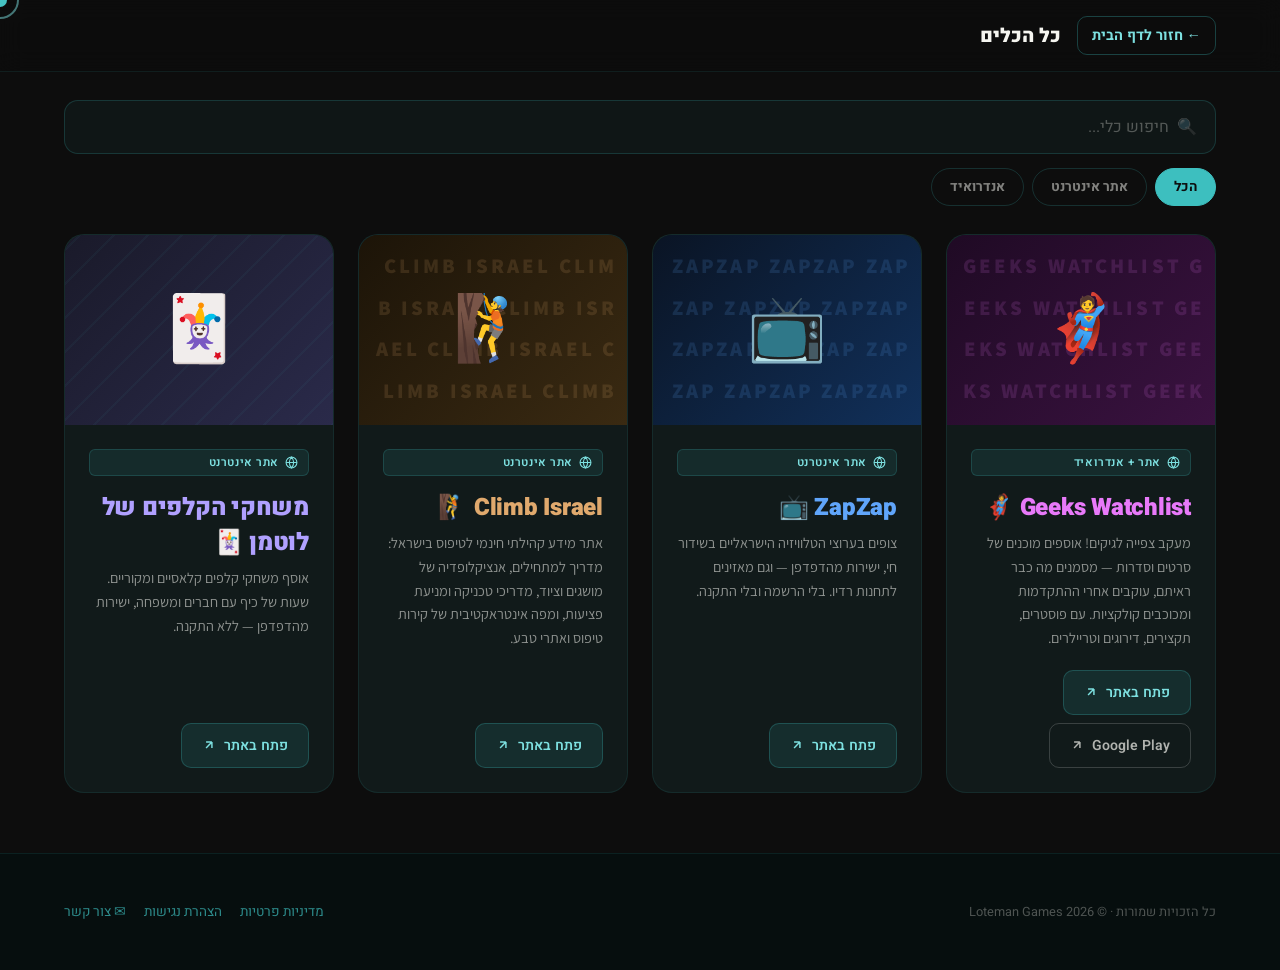
<file: tools.html>
<!DOCTYPE html>
<html lang="he" dir="rtl">
<head>
  <meta charset="UTF-8" />
  <meta name="google-adsense-account" content="ca-pub-8346271386899042" />
  <meta name="viewport" content="width=device-width, initial-scale=1.0" />
  <title>כל הכלים | Loteman Games</title>
  <meta name="description" content="כל הכלים של Loteman Games: Geeks Watchlist למעקב צפייה, ZapZap לטלוויזיה ורדיו בשידור חי, Climb Israel - מדריך הטיפוס הקהילתי של ישראל, ומשחקי הקלפים של לוטמן." />
  <link rel="canonical" href="https://loteman.com/tools" />
  <meta name="theme-color" content="#0d0d0d" />
  <link rel="icon" href="/favicon.ico" sizes="any" />
  <link rel="icon" type="image/png" href="/assets/logos/loteman-logo.png" />
  <link rel="apple-touch-icon" href="/apple-touch-icon.png" />
  <meta property="og:type" content="website" />
  <meta property="og:site_name" content="Loteman Games" />
  <meta property="og:title" content="כל הכלים | Loteman Games" />
  <meta property="og:description" content="כל הכלים של Loteman Games: Geeks Watchlist למעקב צפייה, ZapZap לטלוויזיה ורדיו בשידור חי, Climb Israel - מדריך הטיפוס הקהילתי של ישראל, ומשחקי הקלפים של לוטמן." />
  <meta property="og:url" content="https://loteman.com/tools" />
  <meta property="og:image" content="https://loteman.com/og-image.png" />
  <meta property="og:image:width" content="1200" />
  <meta property="og:image:height" content="630" />
  <meta property="og:image:alt" content="Loteman Games - משחקים וכלים" />
  <meta property="og:locale" content="he_IL" />
  <meta name="twitter:card" content="summary_large_image" />
  <link rel="preconnect" href="https://fonts.googleapis.com" />
  <link rel="preconnect" href="https://fonts.gstatic.com" crossorigin />
  <link href="https://fonts.googleapis.com/css2?family=Heebo:wght@300;400;700;900&family=Assistant:wght@300;400;700&display=swap" rel="stylesheet" />
  <link rel="stylesheet" href="css/styles.css?v=9" />
</head>
<body>

<!-- Custom cursor -->
<div id="cursor"></div>
<div id="cursor-ring"></div>

<!-- Header -->
<div class="games-page-header">
  <a href="index.html" class="back-btn">
    ← חזור לדף הבית
  </a>
  <span class="games-page-title">כל הכלים</span>
</div>

<!-- Search & Filter -->
<div class="games-controls">
  <input
    type="search"
    id="games-search"
    aria-label="חיפוש"
    class="games-search-input"
    placeholder="🔍  חיפוש כלי..."
  />
  <div class="filter-tabs">
    <button class="filter-tab active" data-filter="all" aria-pressed="true">הכל</button>
    <button class="filter-tab" data-filter="web" aria-pressed="false">אתר אינטרנט</button>
    <button class="filter-tab" data-filter="android" aria-pressed="false">אנדרואיד</button>
  </div>
</div>

<!-- Tools Grid -->
<div class="games-page-grid">

  <div class="game-card game-card-geeks reveal" data-platform="web android" data-name="geeks watchlist גיקים סרטים סדרות">
    <div class="game-thumb game-thumb-geeks">
      <div class="geeks-pattern"></div>
      <div class="game-icon-large">🦸</div>
    </div>
    <div class="game-body">
      <div class="game-platform">
        <svg width="13" height="13" viewBox="0 0 24 24" fill="none" stroke="currentColor" stroke-width="2"><circle cx="12" cy="12" r="10"/><path d="M2 12h20M12 2a15.3 15.3 0 0 1 4 10 15.3 15.3 0 0 1-4 10 15.3 15.3 0 0 1-4-10 15.3 15.3 0 0 1 4-10z"/></svg>
        אתר + אנדרואיד
      </div>
      <div class="game-name">Geeks Watchlist 🦸</div>
      <div class="game-desc">מעקב צפייה לגיקים! אוספים מוכנים של סרטים וסדרות — מסמנים מה כבר ראיתם, עוקבים אחרי ההתקדמות ומכוכבים קולקציות. עם פוסטרים, תקצירים, דירוגים וטריילרים.</div>
      <div class="game-links">
        <a href="https://geeks-watchlist.loteman.com" target="_blank" rel="noopener" class="game-link">
          פתח באתר
          <svg width="14" height="14" viewBox="0 0 24 24" fill="none" stroke="currentColor" stroke-width="2.5"><path d="M7 17L17 7M17 7H7M17 7v10"/></svg>
        </a>
        <a href="https://play.google.com/store/apps/details?id=com.lotemangames.geekswatchlist" target="_blank" rel="noopener" class="game-link game-link-alt">
          Google Play
          <svg width="14" height="14" viewBox="0 0 24 24" fill="none" stroke="currentColor" stroke-width="2.5"><path d="M7 17L17 7M17 7H7M17 7v10"/></svg>
        </a>
      </div>
    </div>
  </div>

  <div class="game-card game-card-tvtime reveal" data-platform="web" data-name="zapzap tv time טלוויזיה שידור חי רדיו">
    <div class="game-thumb game-thumb-tvtime">
      <div class="tvtime-pattern"></div>
      <div class="game-icon-large">📺</div>
    </div>
    <div class="game-body">
      <div class="game-platform">
        <svg width="13" height="13" viewBox="0 0 24 24" fill="none" stroke="currentColor" stroke-width="2"><circle cx="12" cy="12" r="10"/><path d="M2 12h20M12 2a15.3 15.3 0 0 1 4 10 15.3 15.3 0 0 1-4 10 15.3 15.3 0 0 1-4-10 15.3 15.3 0 0 1 4-10z"/></svg>
        אתר אינטרנט
      </div>
      <div class="game-name">ZapZap 📺</div>
      <div class="game-desc">צופים בערוצי הטלוויזיה הישראליים בשידור חי, ישירות מהדפדפן — וגם מאזינים לתחנות רדיו. בלי הרשמה ובלי התקנה.</div>
      <a href="https://zapzap.loteman.com" target="_blank" rel="noopener" class="game-link">
        פתח באתר
        <svg width="14" height="14" viewBox="0 0 24 24" fill="none" stroke="currentColor" stroke-width="2.5"><path d="M7 17L17 7M17 7H7M17 7v10"/></svg>
      </a>
    </div>
  </div>

  <div class="game-card game-card-climb reveal" data-platform="web" data-name="climb israel טיפוס ישראל קירות טיפוס">
    <div class="game-thumb game-thumb-climb">
      <div class="climb-pattern"></div>
      <div class="game-icon-large">🧗</div>
    </div>
    <div class="game-body">
      <div class="game-platform">
        <svg width="13" height="13" viewBox="0 0 24 24" fill="none" stroke="currentColor" stroke-width="2"><circle cx="12" cy="12" r="10"/><path d="M2 12h20M12 2a15.3 15.3 0 0 1 4 10 15.3 15.3 0 0 1-4 10 15.3 15.3 0 0 1-4-10 15.3 15.3 0 0 1 4-10z"/></svg>
        אתר אינטרנט
      </div>
      <div class="game-name">Climb Israel 🧗</div>
      <div class="game-desc">אתר מידע קהילתי חינמי לטיפוס בישראל: מדריך למתחילים, אנציקלופדיה של מושגים וציוד, מדריכי טכניקה ומניעת פציעות, ומפה אינטראקטיבית של קירות טיפוס ואתרי טבע.</div>
      <a href="https://climb-israel.loteman.com" target="_blank" rel="noopener" class="game-link">
        פתח באתר
        <svg width="14" height="14" viewBox="0 0 24 24" fill="none" stroke="currentColor" stroke-width="2.5"><path d="M7 17L17 7M17 7H7M17 7v10"/></svg>
      </a>
    </div>
  </div>

  <div class="game-card game-card-cards reveal" data-platform="web" data-name="משחקי קלפים">
    <div class="game-thumb game-thumb-cards">
      <div class="card-pattern"></div>
      <div class="game-icon-large">🃏</div>
    </div>
    <div class="game-body">
      <div class="game-platform">
        <svg width="13" height="13" viewBox="0 0 24 24" fill="none" stroke="currentColor" stroke-width="2"><circle cx="12" cy="12" r="10"/><path d="M2 12h20M12 2a15.3 15.3 0 0 1 4 10 15.3 15.3 0 0 1-4 10 15.3 15.3 0 0 1-4-10 15.3 15.3 0 0 1 4-10z"/></svg>
        אתר אינטרנט
      </div>
      <div class="game-name">משחקי הקלפים של לוטמן 🃏</div>
      <div class="game-desc">אוסף משחקי קלפים קלאסיים ומקוריים. שעות של כיף עם חברים ומשפחה, ישירות מהדפדפן — ללא התקנה.</div>
      <a href="https://cardgames.loteman.com/" target="_blank" rel="noopener" class="game-link">
        פתח באתר
        <svg width="14" height="14" viewBox="0 0 24 24" fill="none" stroke="currentColor" stroke-width="2.5"><path d="M7 17L17 7M17 7H7M17 7v10"/></svg>
      </a>
    </div>
  </div>

  <div class="no-results" id="no-results" style="display:none;">לא נמצאו כלים מתאימים</div>

</div>

<footer>
  <span class="footer-copy">כל הזכויות שמורות · © <span id="year"></span> Loteman Games</span>
  <div class="footer-links">
    <a href="privacy.html" class="footer-link">מדיניות פרטיות</a>
    <a href="accessibility.html" class="footer-link">הצהרת נגישות</a>
    <a href="mailto:lotemangames@gmail.com" class="footer-link">✉ צור קשר</a>
  </div>
</footer>

<script src="js/app.js"></script>
<script>
  const searchInput = document.getElementById('games-search');
  const filterTabs  = document.querySelectorAll('.filter-tab');
  const cards       = document.querySelectorAll('.game-card[data-platform]');
  const noResults   = document.getElementById('no-results');

  let currentFilter = 'all';
  let currentSearch = '';

  function applyFilters() {
    let visible = 0;
    cards.forEach(card => {
      const platforms     = card.dataset.platform.split(' ');
      const matchesFilter = currentFilter === 'all' || platforms.includes(currentFilter);
      const searchTarget  = (card.dataset.name + ' ' + card.querySelector('.game-desc').textContent).toLowerCase();
      const matchesSearch = !currentSearch || searchTarget.includes(currentSearch);
      if (matchesFilter && matchesSearch) {
        card.classList.remove('hidden');
        visible++;
      } else {
        card.classList.add('hidden');
      }
    });
    noResults.style.display = visible === 0 ? 'block' : 'none';
  }

  searchInput.addEventListener('input', e => {
    currentSearch = e.target.value.toLowerCase().trim();
    applyFilters();
  });

  filterTabs.forEach(tab => {
    tab.addEventListener('click', () => {
      filterTabs.forEach(t => { t.classList.remove('active'); t.setAttribute('aria-pressed', 'false'); });
      tab.classList.add('active');
      tab.setAttribute('aria-pressed', 'true');
      currentFilter = tab.dataset.filter;
      applyFilters();
    });
  });
</script>
</body>
</html>
</file>
<file: css/styles.css>
:root {
      --teal: #3dbfbf;
      --teal-dark: #2a9d9d;
      --teal-deeper: #1a7a7a;
      --teal-light: #7de0e0;
      --black: #0d0d0d;
      --white: #f5f5f0;
      --card-bg: #111a1a;
      --wave-color: rgba(0,0,0,0.18);
    }

    *, *::before, *::after { box-sizing: border-box; margin: 0; padding: 0; }

    html { scroll-behavior: smooth; }

    body {
      background: var(--black);
      color: var(--white);
      font-family: 'Heebo', sans-serif;
      direction: rtl;
      overflow-x: hidden;
    }

    /* ---- CURSOR (desktop only) ---- */
    @media (hover: hover) and (pointer: fine) {
      body { cursor: none; }
    }
    @media (hover: none), (pointer: coarse) {
      #cursor, #cursor-ring { display: none; }
    }
    #cursor {
      position: fixed; width: 14px; height: 14px;
      background: var(--teal); border-radius: 50%;
      pointer-events: none; z-index: 9999;
      transform: translate(-50%, -50%);
      transition: transform 0.08s, width 0.2s, height 0.2s, background 0.2s;
      mix-blend-mode: screen;
    }
    #cursor-ring {
      position: fixed; width: 38px; height: 38px;
      border: 2px solid var(--teal-light);
      border-radius: 50%; pointer-events: none; z-index: 9998;
      transform: translate(-50%, -50%);
      transition: transform 0.18s ease, width 0.2s, height 0.2s;
      opacity: 0.5;
    }
    a:hover ~ #cursor, button:hover ~ #cursor { width: 24px; height: 24px; }

    /* ---- HEADER / NAV ---- */
    header {
      position: fixed; top: 0; width: 100%; z-index: 100;
      padding: 18px 5vw;
      display: flex; align-items: center; justify-content: space-between;
      background: rgba(13,13,13,0.75);
      backdrop-filter: blur(14px);
      border-bottom: 1px solid rgba(61,191,191,0.12);
    }
    .logo-wrap {
      display: flex; align-items: center; gap: 12px;
      text-decoration: none; color: inherit;
    }
    .logo-img {
      width: 44px; height: 44px; border-radius: 10px;
      object-fit: cover;
      box-shadow: 0 0 16px rgba(61,191,191,0.4);
    }
    .logo-text {
      font-size: 1.35rem; font-weight: 700;
      letter-spacing: -0.02em;
      background: linear-gradient(135deg, var(--teal-light), var(--teal-dark));
      -webkit-background-clip: text; -webkit-text-fill-color: transparent;
    }
    nav { display: flex; gap: 28px; }
    nav a {
      color: rgba(245,245,240,0.7); text-decoration: none;
      font-size: 0.95rem; font-weight: 400;
      transition: color 0.2s;
      position: relative;
    }
    nav a::after {
      content: ''; position: absolute; bottom: -3px; right: 0;
      width: 0; height: 1.5px; background: var(--teal);
      transition: width 0.25s;
    }
    nav a:hover { color: var(--teal-light); }
    nav a:hover::after { width: 100%; }

    /* ---- HERO ---- */
    .hero {
      min-height: 100vh;
      display: flex; flex-direction: column;
      align-items: center; justify-content: center;
      position: relative; overflow: hidden;
      padding: 120px 5vw 130px;
      text-align: center;
    }

    /* animated SVG wave background */
    .hero-bg {
      position: absolute; inset: 0; z-index: 0;
      overflow: hidden;
    }
    .hero-bg svg {
      position: absolute; width: 200%; height: 200%;
      top: -50%; left: -50%;
      opacity: 0.22;
      animation: rotateBg 40s linear infinite;
    }
    @keyframes rotateBg {
      from { transform: rotate(0deg); }
      to   { transform: rotate(360deg); }
    }

    /* Glowing orbs */
    .orb {
      position: absolute; border-radius: 50%;
      filter: blur(80px); pointer-events: none;
    }
    .orb-1 {
      width: 500px; height: 500px;
      background: radial-gradient(circle, rgba(61,191,191,0.28) 0%, transparent 70%);
      top: -100px; right: -100px;
      animation: floatOrb 8s ease-in-out infinite;
    }
    .orb-2 {
      width: 350px; height: 350px;
      background: radial-gradient(circle, rgba(125,224,224,0.18) 0%, transparent 70%);
      bottom: 50px; left: 0;
      animation: floatOrb 11s ease-in-out infinite reverse;
    }
    @keyframes floatOrb {
      0%, 100% { transform: translateY(0px); }
      50% { transform: translateY(-40px); }
    }

    .hero-content { position: relative; z-index: 1; }

    .hero h1 {
      font-size: clamp(3rem, 9vw, 7.5rem);
      font-weight: 900;
      line-height: 1.0;
      letter-spacing: -0.03em;
      animation: fadeUp 0.9s 0.1s ease both;
    }
    .hero h1 span {
      background: linear-gradient(135deg, var(--teal-light) 0%, var(--teal) 50%, var(--teal-dark) 100%);
      -webkit-background-clip: text; -webkit-text-fill-color: transparent;
    }

    .hero-sub {
      margin-top: 20px;
      font-size: clamp(1rem, 2.5vw, 1.35rem);
      color: rgba(245,245,240,0.6);
      font-weight: 300;
      max-width: 560px; margin-left: auto; margin-right: auto;
      animation: fadeUp 1s 0.2s ease both;
    }

    .hero-cta {
      margin-top: 44px;
      display: flex; gap: 16px; justify-content: center; flex-wrap: wrap;
      animation: fadeUp 1s 0.3s ease both;
    }

    .btn-primary {
      background: linear-gradient(135deg, var(--teal), var(--teal-dark));
      color: var(--black); font-weight: 700;
      padding: 14px 32px; border-radius: 12px;
      border: none; font-size: 1rem; font-family: inherit;
      cursor: none; text-decoration: none;
      transition: transform 0.2s, box-shadow 0.2s;
      box-shadow: 0 8px 30px rgba(61,191,191,0.35);
      display: inline-block;
    }
    .btn-primary:hover {
      transform: translateY(-3px);
      box-shadow: 0 14px 40px rgba(61,191,191,0.5);
    }
    .btn-outline {
      background: transparent;
      border: 1.5px solid rgba(61,191,191,0.45);
      color: var(--teal-light); font-weight: 400;
      padding: 14px 32px; border-radius: 12px;
      font-size: 1rem; font-family: inherit;
      cursor: none; text-decoration: none;
      transition: transform 0.2s, background 0.2s, border-color 0.2s;
      display: inline-block;
    }
    .btn-outline:hover {
      background: rgba(61,191,191,0.1);
      border-color: var(--teal);
      transform: translateY(-3px);
    }

    .hero-stats {
      margin-top: 72px;
      display: flex; gap: 48px; justify-content: center;
      animation: fadeUp 1s 0.4s ease both;
    }
    .stat { text-align: center; }
    .stat-num {
      font-size: 2.4rem; font-weight: 900;
      color: var(--teal-light);
      line-height: 1;
    }
    .stat-label {
      font-size: 0.8rem; color: rgba(245,245,240,0.45);
      margin-top: 4px; letter-spacing: 0.06em;
    }

    @keyframes fadeUp {
      from { opacity: 0; transform: translateY(28px); }
      to   { opacity: 1; transform: translateY(0); }
    }

    /* ---- SCROLL INDICATOR ---- */
    .scroll-hint {
      position: absolute; bottom: 24px; left: 0; right: 0;
      display: flex; flex-direction: column; align-items: center; gap: 8px;
      opacity: 0.4; font-size: 0.75rem; color: var(--teal-light);
      animation: fadeUp 1s 0.8s ease both;
    }
    .scroll-hint-line {
      width: 1px; height: 48px;
      background: linear-gradient(to bottom, transparent, var(--teal));
      animation: scrollPulse 2s ease-in-out infinite;
    }
    @keyframes scrollPulse {
      0%, 100% { transform: scaleY(1); opacity: 0.4; }
      50% { transform: scaleY(1.3); opacity: 0.9; }
    }

    /* ---- SECTION COMMON ---- */
    section { padding: 100px 5vw; }
    .section-label {
      font-size: 0.75rem; letter-spacing: 0.15em;
      color: var(--teal); text-transform: uppercase;
      margin-bottom: 12px; font-weight: 700;
    }
    .section-title {
      font-size: clamp(1.8rem, 4.5vw, 3rem);
      font-weight: 900; letter-spacing: -0.02em;
      line-height: 1.15;
    }
    .section-title span { color: var(--teal-light); }

    /* ---- GAMES SECTION ---- */
    #games { background: linear-gradient(180deg, var(--black) 0%, #0a1515 100%); }
    .games-intro { max-width: 600px; margin-bottom: 64px; }

    .games-grid {
      display: grid;
      grid-template-columns: repeat(auto-fill, minmax(min(260px, calc(50% - 12px)), 1fr));
      gap: 24px;
    }

    .game-card {
      background: var(--card-bg);
      border: 1px solid rgba(61,191,191,0.1);
      border-radius: 20px;
      overflow: hidden;
      transition: transform 0.3s, border-color 0.3s, box-shadow 0.3s;
      position: relative;
      display: flex; flex-direction: column;
    }
    .game-card:hover {
      transform: translateY(-8px);
      border-color: rgba(61,191,191,0.4);
      box-shadow: 0 24px 60px rgba(61,191,191,0.15);
    }
    .game-card::before {
      content: ''; position: absolute; inset: 0;
      background: linear-gradient(135deg, rgba(61,191,191,0.05), transparent);
      opacity: 0; transition: opacity 0.3s;
      pointer-events: none; border-radius: 20px;
    }
    .game-card:hover::before { opacity: 1; }

    .game-thumb {
      height: clamp(120px, 26vw, 190px);
      display: flex; align-items: center; justify-content: center;
      font-size: 5rem;
      position: relative; overflow: hidden;
    }
    .game-thumb-milmila {
      background: linear-gradient(135deg, #4a9e4a 0%, #6abf6a 100%);
    }
    .game-thumb-chess {
      background: linear-gradient(135deg, #1a2a2a 0%, #2a4040 100%);
    }
    .game-thumb-cards {
      background: linear-gradient(135deg, #1a1a2a 0%, #2a2a4a 100%);
    }

    /* chess pattern */
    .chess-pattern {
      position: absolute; inset: 0;
      background-image:
        linear-gradient(45deg, rgba(61,191,191,0.15) 25%, transparent 25%),
        linear-gradient(-45deg, rgba(61,191,191,0.15) 25%, transparent 25%),
        linear-gradient(45deg, transparent 75%, rgba(61,191,191,0.15) 75%),
        linear-gradient(-45deg, transparent 75%, rgba(61,191,191,0.15) 75%);
      background-size: 40px 40px;
      background-position: 0 0, 0 20px, 20px -20px, -20px 0px;
    }

    /* card suit pattern */
    .card-pattern {
      position: absolute; inset: 0;
      opacity: 0.15;
      background: repeating-linear-gradient(
        -45deg,
        rgba(61,191,191,0.3),
        rgba(61,191,191,0.3) 2px,
        transparent 2px,
        transparent 24px
      );
    }

    .game-logo {
      width: 80px; height: 80px; object-fit: cover;
      border-radius: 16px; position: relative; z-index: 1;
      box-shadow: 0 8px 24px rgba(0,0,0,0.4);
    }
    .game-icon-large {
      position: relative; z-index: 1;
      font-size: 4rem;
    }

    .game-body { padding: 24px; flex: 1; display: flex; flex-direction: column; }
    .game-platform {
      display: inline-flex; align-items: center; gap: 6px;
      background: rgba(61,191,191,0.1);
      border: 1px solid rgba(61,191,191,0.2);
      color: var(--teal-light); font-size: 0.72rem;
      padding: 4px 10px; border-radius: 6px;
      margin-bottom: 14px; font-weight: 600; letter-spacing: 0.05em;
    }
    .game-name {
      font-size: 1.5rem; font-weight: 900;
      margin-bottom: 6px; letter-spacing: -0.01em;
    }
    .game-desc {
      font-size: 0.9rem; color: rgba(245,245,240,0.55);
      line-height: 1.65; flex: 1; margin-bottom: 20px;
      font-family: 'Assistant', sans-serif;
    }
    .game-link {
      display: inline-flex; align-items: center; gap: 8px;
      background: rgba(61,191,191,0.12);
      border: 1px solid rgba(61,191,191,0.25);
      color: var(--teal-light);
      padding: 11px 20px; border-radius: 10px;
      text-decoration: none; font-size: 0.88rem; font-weight: 600;
      transition: background 0.2s, transform 0.2s;
      align-self: flex-start;
    }
    .game-link:hover {
      background: rgba(61,191,191,0.22);
      transform: translateX(-4px);
    }
    .game-link svg { flex-shrink: 0; }

    /* Milmila special card */
    .game-card-milmila .game-name { color: #8de08d; }
    .game-card-chess .game-name { color: var(--teal-light); }
    .game-card-cards .game-name { color: #b0a0ff; }
    .game-card-guessword .game-name { color: #f5c842; }
    .game-card-imposter .game-name { color: #ff7a45; }
    .game-thumb-guessword {
      background: linear-gradient(135deg, #1a1400 0%, #2e2200 100%);
    }
    .game-thumb-imposter {
      background: linear-gradient(135deg, #1a0e00 0%, #2e1400 100%);
    }
    .game-thumb-category {
      background: linear-gradient(135deg, #1a0a2e 0%, #2a1a4a 100%);
    }
    .game-thumb-hirtotim {
      background: linear-gradient(135deg, #001a1a 0%, #0a2a2e 100%);
    }
    .game-card-category .game-name { color: #b87eff; }
    .game-card-hirtotim .game-name { color: #2dd4bf; }
    .word-pattern {
      position: absolute; inset: 0; overflow: hidden;
    }
    .word-pattern::before {
      content: 'נחש תמילה נחש תמילה נחש תמילה נחש תמילה נחש תמילה נחש תמילה נחש תמילה נחש תמילה נחש תמילה נחש תמילה נחש תמילה נחש תמילה נחש תמילה נחש תמילה נחש תמילה נחש תמילה נחש תמילה נחש תמילה נחש תמילה נחש תמילה';
      position: absolute; inset: 0;
      font-size: 1.3rem; font-weight: 900; letter-spacing: 0.15em;
      color: rgba(245,200,66,0.13); line-height: 2.0;
      word-break: break-all; padding: 10px;
      font-family: 'Assistant', sans-serif;
    }
    .word-pattern-imposter::before {
      content: 'המתחזה המתחזה המתחזה המתחזה המתחזה המתחזה המתחזה המתחזה המתחזה המתחזה המתחזה המתחזה המתחזה המתחזה המתחזה המתחזה המתחזה';
      position: absolute; inset: 0;
      font-size: 1.3rem; font-weight: 900; letter-spacing: 0.15em;
      color: rgba(255,122,69,0.13); line-height: 2.0;
      word-break: break-all; padding: 10px;
      font-family: 'Assistant', sans-serif;
    }
    .category-pattern {
      position: absolute; inset: 0; overflow: hidden;
    }
    .category-pattern::before {
      content: 'קטגוריה קטגוריה קטגוריה קטגוריה קטגוריה קטגוריה קטגוריה קטגוריה קטגוריה קטגוריה קטגוריה קטגוריה קטגוריה קטגוריה קטגוריה קטגוריה קטגוריה קטגוריה קטגוריה קטגוריה';
      position: absolute; inset: 0;
      font-size: 1.3rem; font-weight: 900; letter-spacing: 0.15em;
      color: rgba(184,126,255,0.15); line-height: 2.0;
      word-break: break-all; padding: 10px;
      font-family: 'Assistant', sans-serif;
    }
    .hirtotim-pattern {
      position: absolute; inset: 0; overflow: hidden;
    }
    .hirtotim-pattern::before {
      content: 'חירטוט חירטוט חירטוט חירטוט חירטוט חירטוט חירטוט חירטוט חירטוט חירטוט חירטוט חירטוט חירטוט חירטוט חירטוט חירטוט חירטוט חירטוט חירטוט חירטוט חירטוט';
      position: absolute; inset: 0;
      font-size: 1.3rem; font-weight: 900; letter-spacing: 0.15em;
      color: rgba(45,212,191,0.15); line-height: 2.0;
      word-break: break-all; padding: 10px;
      font-family: 'Assistant', sans-serif;
    }

    /* ---- KRILLION + PLAY CARDS ---- */
    .game-thumb-krillion { background: linear-gradient(180deg, #06243a 0%, #031526 100%); }
    .game-thumb-playcards { background: linear-gradient(135deg, #0d3a26 0%, #082a1b 100%); }
    .game-card-krillion .game-name { color: #5ec8f2; }
    .game-card-playcards .game-name { color: #6ee7a3; }
    .krillion-pattern, .playcards-pattern { position: absolute; inset: 0; overflow: hidden; }
    .krillion-pattern::before, .playcards-pattern::before {
      position: absolute; inset: 0;
      font-size: 1.3rem; font-weight: 900; letter-spacing: 0.15em;
      line-height: 2.0; word-break: break-all; padding: 10px;
      font-family: 'Assistant', sans-serif;
    }
    .krillion-pattern::before {
      content: 'קריליון קריליון קריליון קריליון קריליון קריליון קריליון קריליון קריליון קריליון קריליון קריליון קריליון קריליון קריליון קריליון';
      color: rgba(94,200,242,0.14);
    }
    .playcards-pattern::before {
      content: 'PLAY CARDS PLAY CARDS PLAY CARDS PLAY CARDS PLAY CARDS PLAY CARDS PLAY CARDS PLAY CARDS PLAY CARDS PLAY CARDS PLAY CARDS PLAY CARDS PLAY CARDS';
      color: rgba(110,231,163,0.14);
    }

    /* ---- TOOLS SECTION ---- */
    #tools { background: linear-gradient(180deg, #0a1515 0%, var(--black) 100%); }
    .game-links { display: flex; flex-wrap: wrap; gap: 8px; align-self: flex-start; }
    .game-link-alt {
      background: transparent;
      border-color: rgba(245,245,240,0.18);
      color: rgba(245,245,240,0.7);
    }
    .game-link-alt:hover { background: rgba(245,245,240,0.08); }
    .game-thumb-geeks { background: linear-gradient(135deg, #1f0a24 0%, #3a1240 100%); }
    .game-thumb-tvtime { background: linear-gradient(135deg, #0a1424 0%, #11305a 100%); }
    .game-thumb-climb { background: linear-gradient(135deg, #1c1408 0%, #3a2a12 100%); }
    .game-card-geeks .game-name { color: #e879f9; }
    .game-card-tvtime .game-name { color: #60a5fa; }
    .game-card-climb .game-name { color: #e0a96d; }
    .geeks-pattern, .tvtime-pattern, .climb-pattern { position: absolute; inset: 0; overflow: hidden; }
    .geeks-pattern::before, .tvtime-pattern::before, .climb-pattern::before {
      position: absolute; inset: 0;
      font-size: 1.3rem; font-weight: 900; letter-spacing: 0.15em;
      line-height: 2.0; word-break: break-all; padding: 10px;
      font-family: 'Assistant', sans-serif;
    }
    .geeks-pattern::before {
      content: 'GEEKS WATCHLIST GEEKS WATCHLIST GEEKS WATCHLIST GEEKS WATCHLIST GEEKS WATCHLIST GEEKS WATCHLIST GEEKS WATCHLIST GEEKS WATCHLIST';
      color: rgba(232,121,249,0.14);
    }
    .tvtime-pattern::before {
      content: 'ZAPZAP ZAPZAP ZAPZAP ZAPZAP ZAPZAP ZAPZAP ZAPZAP ZAPZAP ZAPZAP ZAPZAP ZAPZAP ZAPZAP ZAPZAP ZAPZAP ZAPZAP ZAPZAP ZAPZAP ZAPZAP ZAPZAP';
      color: rgba(96,165,250,0.15);
    }
    .climb-pattern::before {
      content: 'CLIMB ISRAEL CLIMB ISRAEL CLIMB ISRAEL CLIMB ISRAEL CLIMB ISRAEL CLIMB ISRAEL CLIMB ISRAEL CLIMB ISRAEL CLIMB ISRAEL CLIMB ISRAEL';
      color: rgba(224,169,109,0.15);
    }

    /* ---- ABOUT SECTION ---- */
    #about {
      background: #0a1515;
      position: relative; overflow: hidden;
    }
    .about-inner {
      display: grid;
      grid-template-columns: 1fr 1fr;
      gap: 80px; align-items: center;
    }
    .about-visual {
      position: relative;
      display: flex; align-items: center; justify-content: center;
    }
    .about-logo-big {
      width: 200px; height: 200px; object-fit: cover;
      border-radius: 28px;
      box-shadow: 0 0 60px rgba(61,191,191,0.3), 0 0 120px rgba(61,191,191,0.1);
      position: relative; z-index: 1;
      animation: logoFloat 6s ease-in-out infinite;
    }
    @keyframes logoFloat {
      0%, 100% { transform: translateY(0) rotate(0deg); }
      50% { transform: translateY(-12px) rotate(1deg); }
    }
    .about-ring {
      position: absolute;
      border: 1px dashed rgba(61,191,191,0.2);
      border-radius: 50%;
      animation: ringRotate 20s linear infinite;
    }
    .about-ring-1 { width: 300px; height: 300px; }
    .about-ring-2 { width: 400px; height: 400px; animation-direction: reverse; animation-duration: 30s; }
    @keyframes ringRotate { from { transform: rotate(0); } to { transform: rotate(360deg); } }

    .about-dot {
      position: absolute;
      width: 10px; height: 10px;
      background: var(--teal); border-radius: 50%;
      box-shadow: 0 0 12px var(--teal);
    }
    /* position the dot on ring-1 */
    .about-ring-1 .about-dot { top: -5px; left: 50%; transform: translateX(-50%); }

    .about-text .section-title { margin-bottom: 20px; }
    .about-p {
      font-size: 1rem; color: rgba(245,245,240,0.6);
      line-height: 1.75; font-family: 'Assistant', sans-serif;
      margin-bottom: 16px;
    }
    .about-p strong { color: var(--teal-light); font-weight: 700; }

    .about-tags {
      display: flex; flex-wrap: wrap; gap: 8px; margin-top: 28px;
    }
    .tag {
      background: rgba(61,191,191,0.08);
      border: 1px solid rgba(61,191,191,0.18);
      color: var(--teal-light); font-size: 0.8rem;
      padding: 6px 14px; border-radius: 100px;
    }

    /* ---- FOOTER ---- */
    footer {
      background: #060e0e;
      border-top: 1px solid rgba(61,191,191,0.1);
      padding: 48px 5vw;
      display: flex; align-items: center; justify-content: space-between;
      flex-wrap: wrap; gap: 20px;
    }
    .footer-logo { display: flex; align-items: center; gap: 10px; }
    .footer-logo-img { width: 36px; border-radius: 8px; }
    .footer-logo-text { font-size: 1rem; font-weight: 700; color: var(--teal-light); }
    .footer-copy { font-size: 0.8rem; color: rgba(245,245,240,0.3); }
    .footer-link {
      font-size: 0.85rem; color: rgba(61,191,191,0.7);
      text-decoration: none; transition: color 0.2s;
    }
    .footer-link:hover { color: var(--teal-light); }

    /* ---- REVEAL ANIMATION ---- */
    .reveal {
      opacity: 0; transform: translateY(36px);
      transition: opacity 0.7s ease, transform 0.7s ease;
    }
    .reveal.visible { opacity: 1; transform: none; }

    /* ---- DIVIDER ---- */
    .wave-divider {
      width: 100%; overflow: hidden; line-height: 0;
      height: 60px;
    }
    .wave-divider svg { display: block; }

    /* ---- GAMES PAGE ---- */
    .games-page-header {
      position: sticky; top: 0;
      background: rgba(13,13,13,0.92);
      backdrop-filter: blur(12px);
      border-bottom: 1px solid rgba(61,191,191,0.1);
      padding: 16px 5vw;
      display: flex; align-items: center; gap: 16px;
      z-index: 100;
    }
    .back-btn {
      display: flex; align-items: center; gap: 6px;
      color: var(--teal-light); text-decoration: none;
      font-size: 0.9rem; font-weight: 700;
      padding: 8px 14px;
      border: 1px solid rgba(61,191,191,0.3);
      border-radius: 10px;
      transition: background 0.2s, border-color 0.2s;
      white-space: nowrap;
    }
    .back-btn:hover { background: rgba(61,191,191,0.1); border-color: var(--teal); }
    .games-page-title { font-size: 1.2rem; font-weight: 900; color: var(--white); }
    .games-controls {
      padding: 28px 5vw 0;
      display: flex; flex-direction: column; gap: 14px;
      max-width: 1600px; margin: 0 auto; width: 100%;
    }
    .games-search-input {
      width: 100%; padding: 14px 18px;
      background: rgba(61,191,191,0.05);
      border: 1px solid rgba(61,191,191,0.2);
      border-radius: 14px; color: var(--white);
      font-family: 'Heebo', sans-serif; font-size: 1rem;
      outline: none; transition: border-color 0.2s; direction: rtl;
    }
    .games-search-input:focus { border-color: var(--teal); }
    .games-search-input::placeholder { color: rgba(245,245,240,0.3); }
    .filter-tabs { display: flex; gap: 8px; }
    .filter-tab {
      padding: 8px 18px;
      border: 1px solid rgba(61,191,191,0.2);
      border-radius: 20px; background: transparent;
      color: rgba(245,245,240,0.5);
      font-family: 'Heebo', sans-serif;
      font-size: 0.85rem; font-weight: 700;
      cursor: none; transition: all 0.2s;
    }
    .filter-tab.active { background: var(--teal); border-color: var(--teal); color: var(--black); }
    .games-page-grid {
      padding: 28px 5vw 60px;
      display: grid; grid-template-columns: repeat(auto-fill, minmax(min(260px, calc(50% - 12px)), 1fr));
      gap: 24px; max-width: 1600px; margin: 0 auto; width: 100%;
    }
    .game-card.hidden { display: none; }
    .no-results {
      grid-column: 1 / -1; text-align: center;
      color: rgba(245,245,240,0.3); font-size: 1rem; padding: 60px 0;
    }
    .games-page-footer {
      text-align: center; padding: 0 5vw 60px;
    }

    /* ---- RESPONSIVE ---- */
    @media (max-width: 768px) {
      .about-inner { grid-template-columns: 1fr; gap: 48px; }
      .about-visual { display: none; }
      nav { display: none; }
      .hero-stats { gap: 28px; }
    }

    /* ---- "COMING SOON" FILLER CARD (phones only) ---- */
    .game-card-soon { display: none; }
    .game-card-soon-inner {
      flex: 1; display: flex; flex-direction: column; align-items: center; justify-content: center;
      gap: 6px; padding: 14px 10px; text-align: center;
    }
    .game-card-soon-emoji { font-size: 2rem; line-height: 1; }
    .game-card-soon-title { font-size: 0.98rem; font-weight: 900; color: var(--teal-light); }
    .game-card-soon-sub { font-size: 0.74rem; color: rgba(245,245,240,0.45); font-family: 'Assistant', sans-serif; }

    /* ---- COMPACT GAME CARDS ON PHONES ---- */
    @media (max-width: 600px) {
      .game-card-soon:not(.hidden) { display: flex; border-style: dashed; background: transparent; }
      #games { padding: 56px 4vw; }
      .games-intro { margin-bottom: 28px; }

      .games-grid, .games-page-grid {
        grid-template-columns: repeat(2, minmax(0, 1fr));
        gap: 10px;
      }
      .games-page-grid { padding: 16px 4vw 40px; }
      .games-controls { padding: 16px 4vw 0; }

      .game-card { border-radius: 14px; }
      .game-card:hover { transform: none; }
      .game-thumb { height: 76px; }
      .game-logo { width: 48px; height: 48px; border-radius: 11px; }
      .game-icon-large { font-size: 2.2rem; }
      .chess-pattern { background-size: 24px 24px; background-position: 0 0, 0 12px, 12px -12px, -12px 0; }
      .word-pattern::before, .category-pattern::before, .hirtotim-pattern::before,
      .geeks-pattern::before, .tvtime-pattern::before, .climb-pattern::before,
      .krillion-pattern::before, .playcards-pattern::before,
      .word-pattern-imposter::before { font-size: 0.8rem; padding: 4px; line-height: 1.8; }
      #tools { padding: 56px 4vw; }
      .game-links { flex-direction: column; width: 100%; gap: 6px; }

      .game-body { padding: 10px; }
      .game-platform { font-size: 0.62rem; padding: 2px 7px; margin-bottom: 8px; gap: 4px; }
      .game-name { font-size: 0.98rem; line-height: 1.25; margin-bottom: 4px; }
      .game-desc {
        font-size: 0.74rem; line-height: 1.45; margin-bottom: 10px;
        display: -webkit-box; -webkit-line-clamp: 3; -webkit-box-orient: vertical; overflow: hidden;
      }
      .game-link {
        width: 100%; justify-content: center; align-self: stretch;
        padding: 7px 8px; font-size: 0.74rem; gap: 5px; border-radius: 8px;
      }
      .game-link svg { width: 11px; height: 11px; }
      .game-link:hover { transform: none; }
    }

    /* ---- FOOTER LINKS ---- */
    .footer-links { display: flex; flex-wrap: wrap; align-items: center; justify-content: center; gap: 8px 18px; }

    /* ---- ACCESSIBILITY ---- */
    a:focus-visible, button:focus-visible, input:focus-visible {
      outline: 2px solid var(--teal-light); outline-offset: 3px;
    }
    @media (prefers-reduced-motion: reduce) {
      *, *::before, *::after {
        animation-duration: 0.01ms !important; animation-iteration-count: 1 !important;
        transition-duration: 0.01ms !important; scroll-behavior: auto !important;
      }
    }

    /* ---- LEGAL PAGES / 404 ---- */
    .legal-page {
      max-width: 780px; margin: 0 auto; padding: 36px 5vw 80px;
      font-family: 'Assistant', sans-serif; font-size: 1.05rem; line-height: 1.85;
      color: rgba(245,245,240,0.82);
    }
    .legal-page h1 { font-family: 'Heebo', sans-serif; font-size: clamp(1.8rem, 5vw, 2.6rem); font-weight: 900; color: var(--white); margin-bottom: 8px; }
    .legal-page h2 { font-family: 'Heebo', sans-serif; font-size: 1.25rem; font-weight: 800; color: var(--teal-light); margin: 34px 0 8px; }
    .legal-page p, .legal-page ul { margin-bottom: 12px; }
    .legal-page ul { padding-inline-start: 22px; }
    .legal-page li { margin-bottom: 6px; }
    .legal-page a { color: var(--teal-light); }
    .legal-updated { font-size: 0.85rem; color: rgba(245,245,240,0.45); margin-bottom: 24px; }
    .notfound { text-align: center; padding-top: 12vh; }
    .notfound .big { font-size: clamp(4rem, 18vw, 8rem); font-weight: 900; color: var(--teal); line-height: 1; }
    .notfound-links { display: flex; flex-wrap: wrap; gap: 12px; justify-content: center; margin-top: 28px; }
</file>
